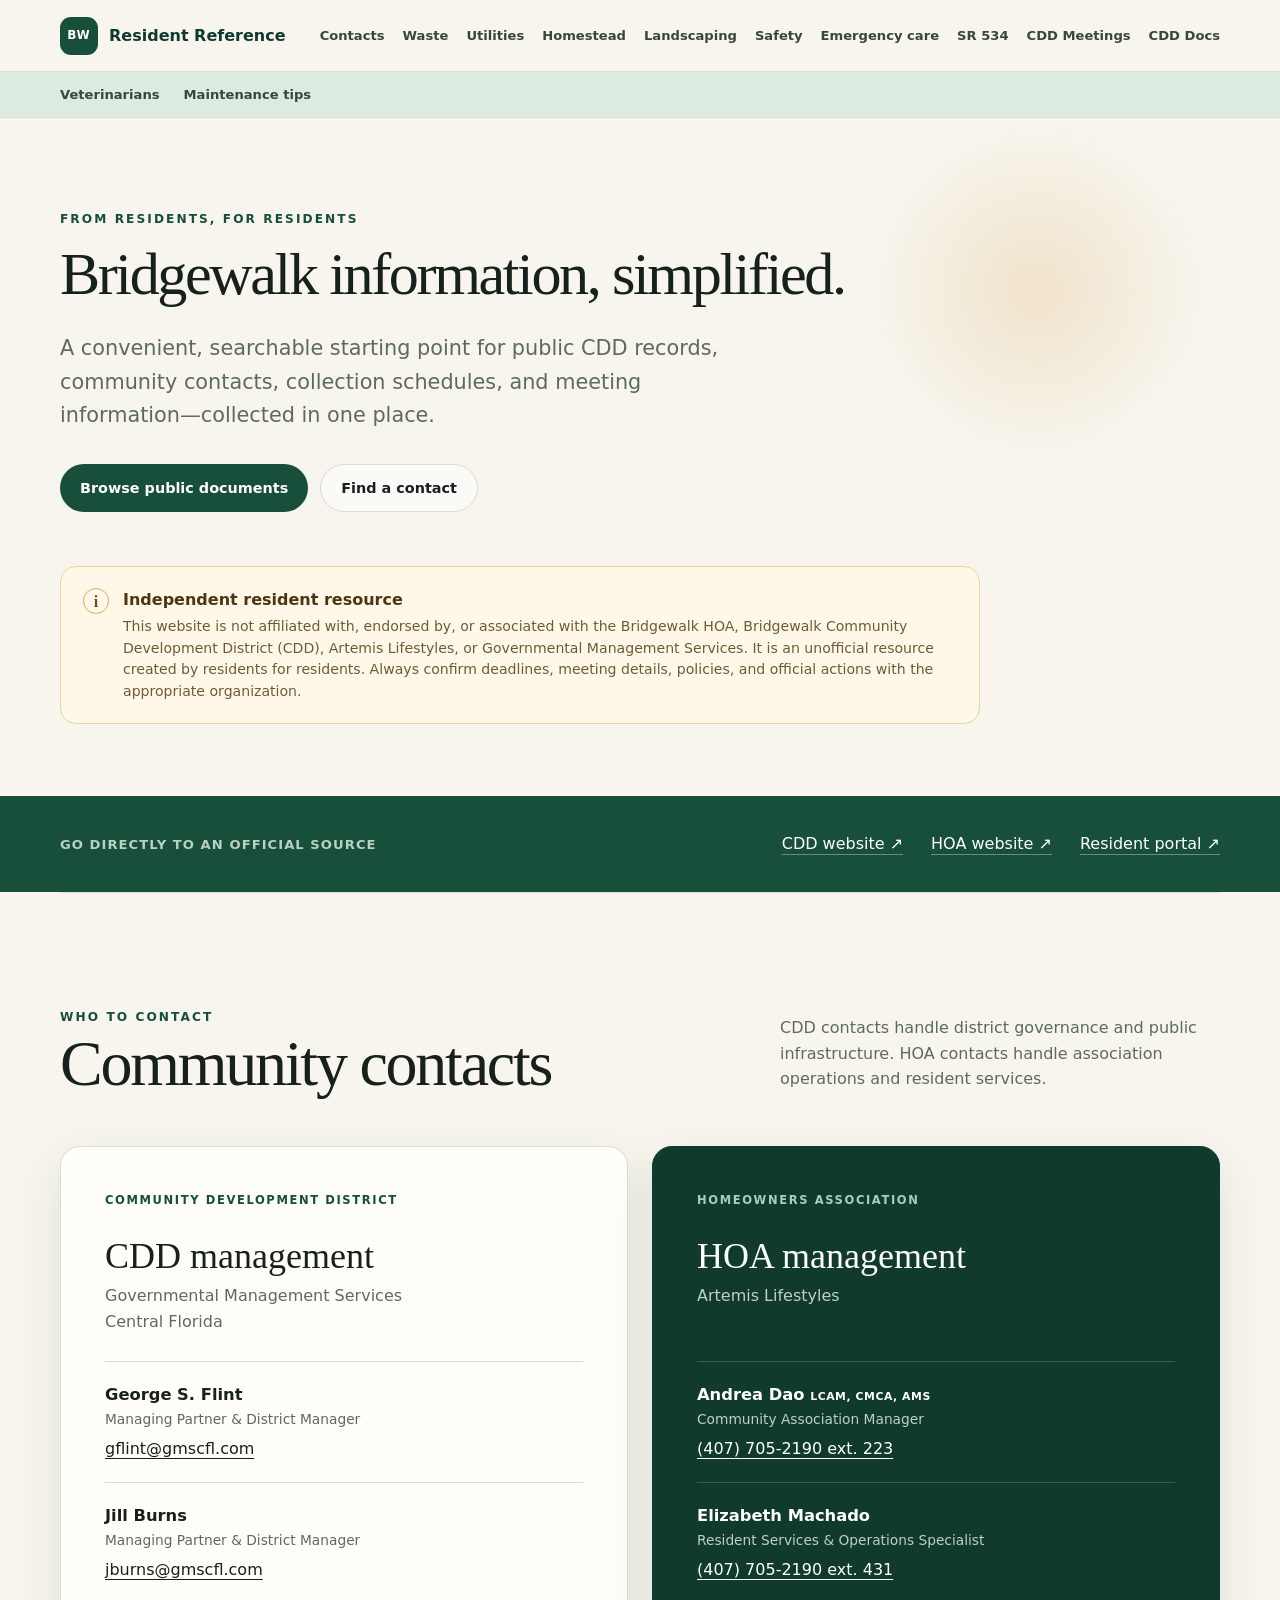
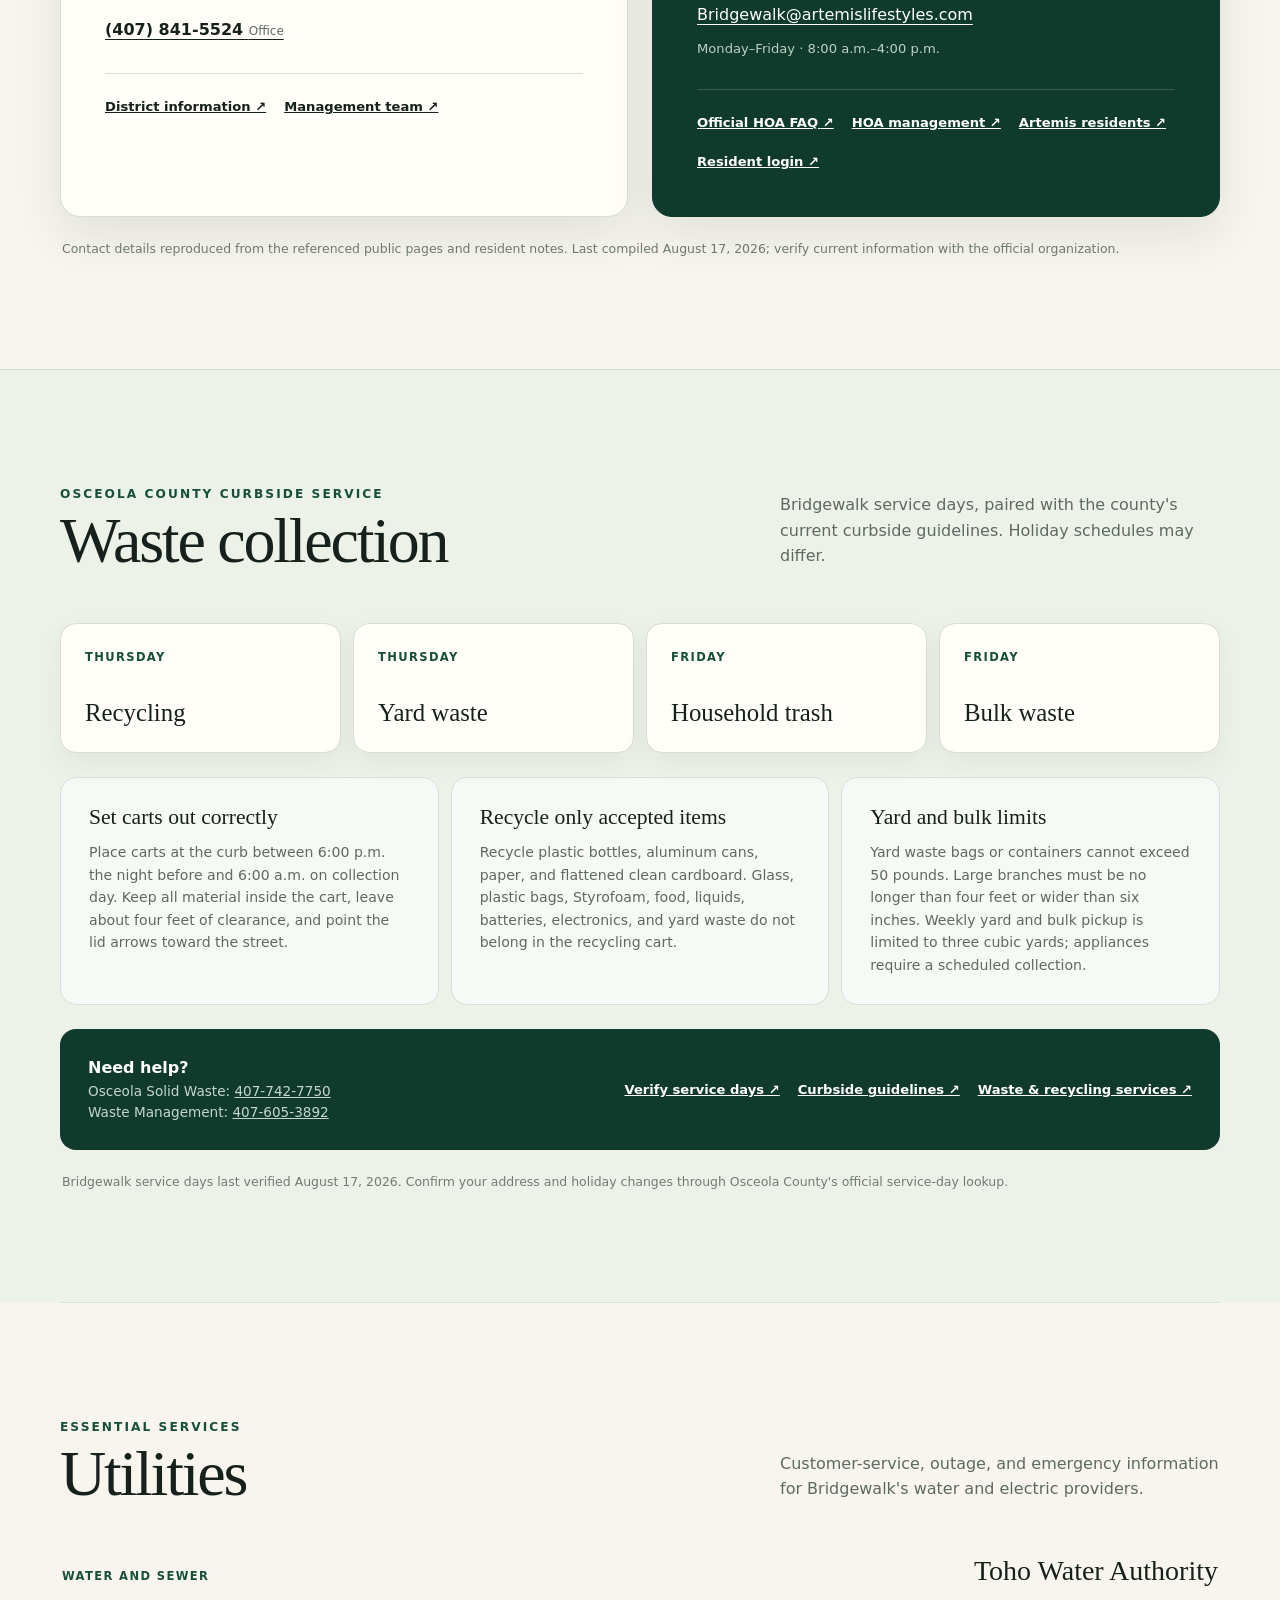
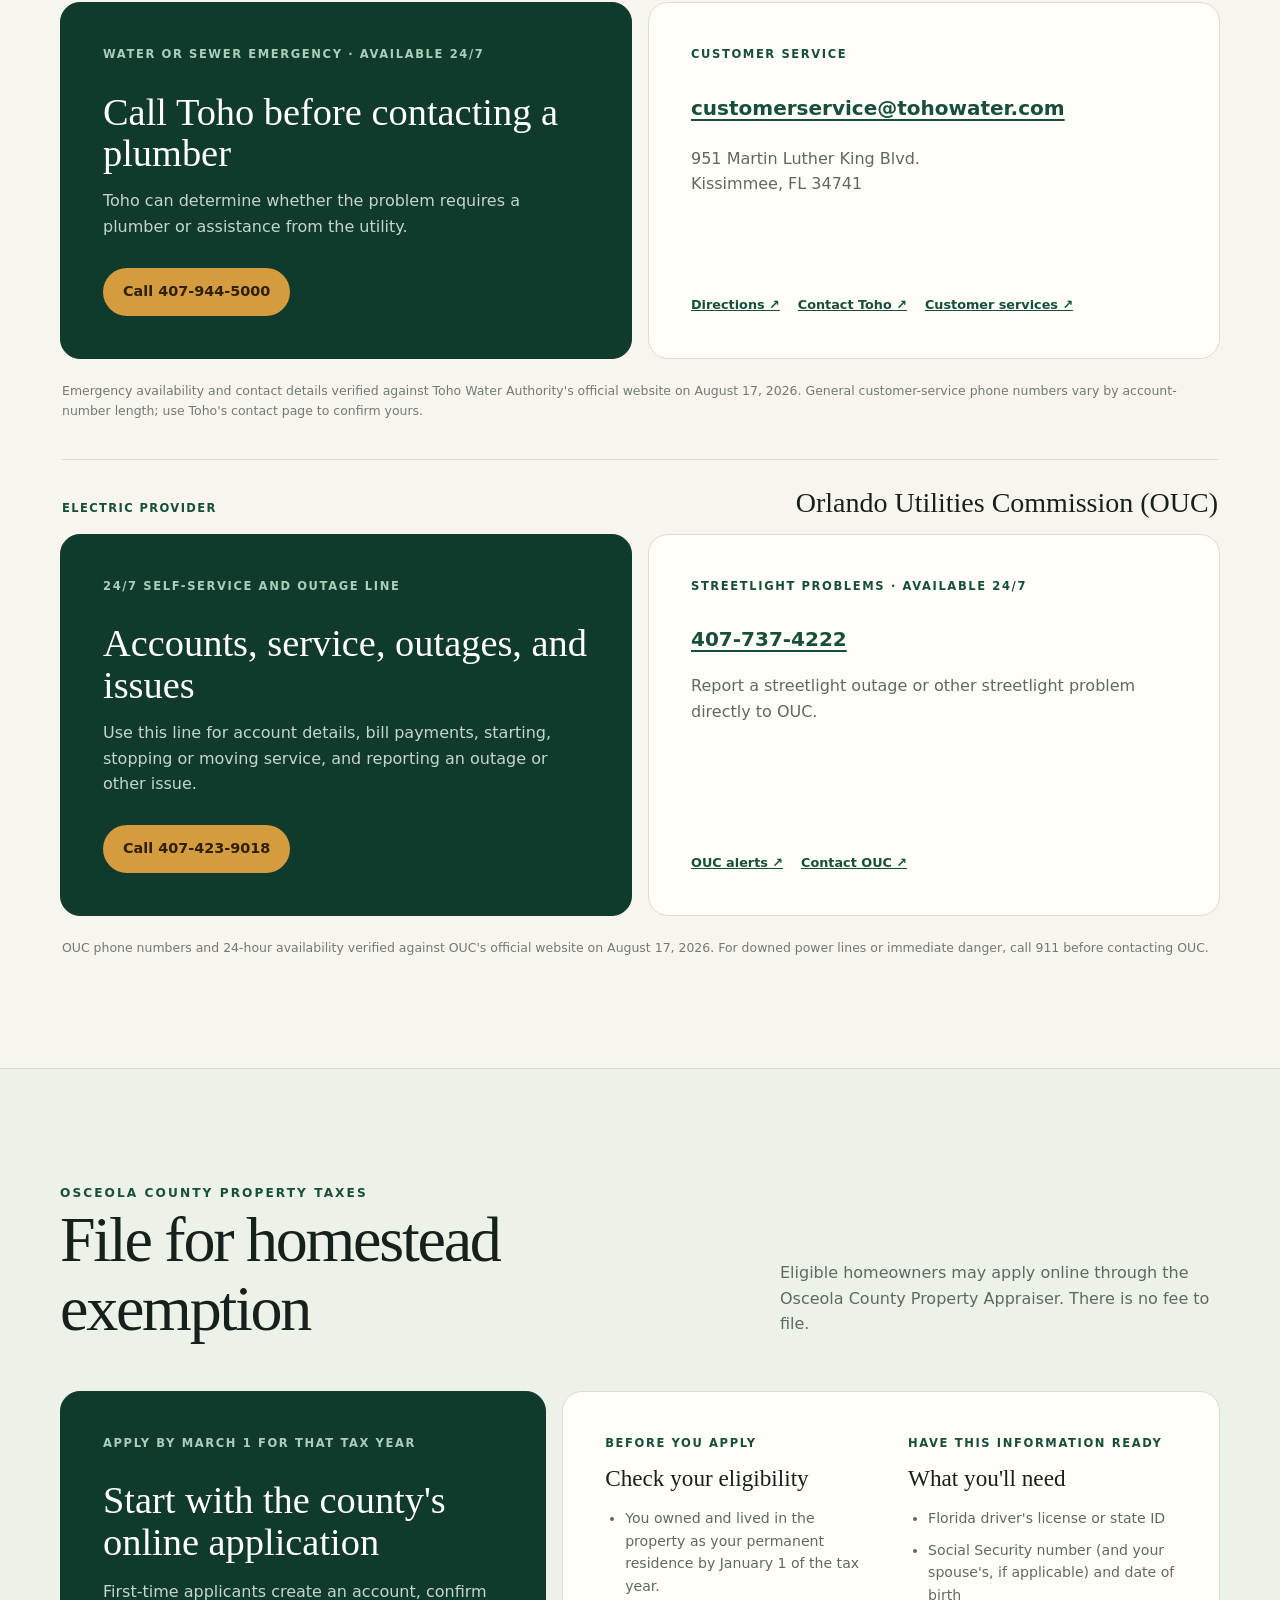
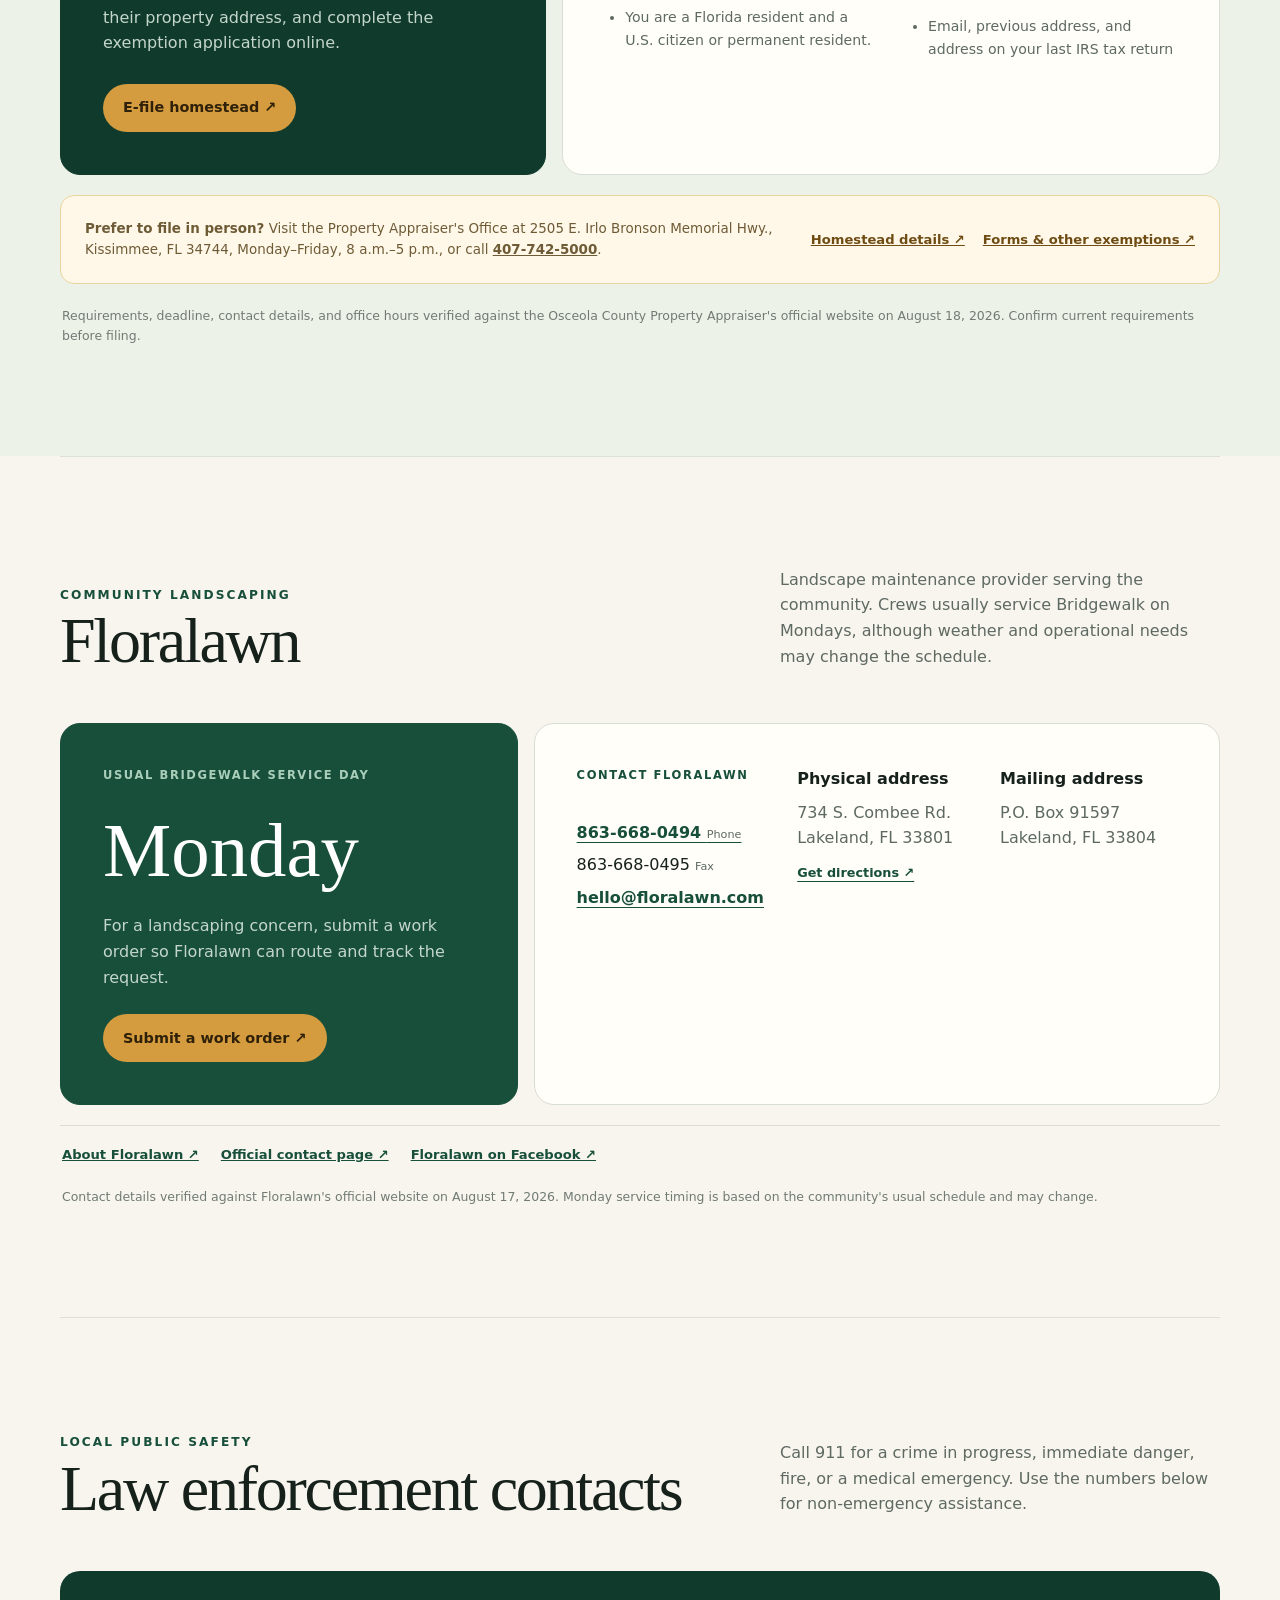
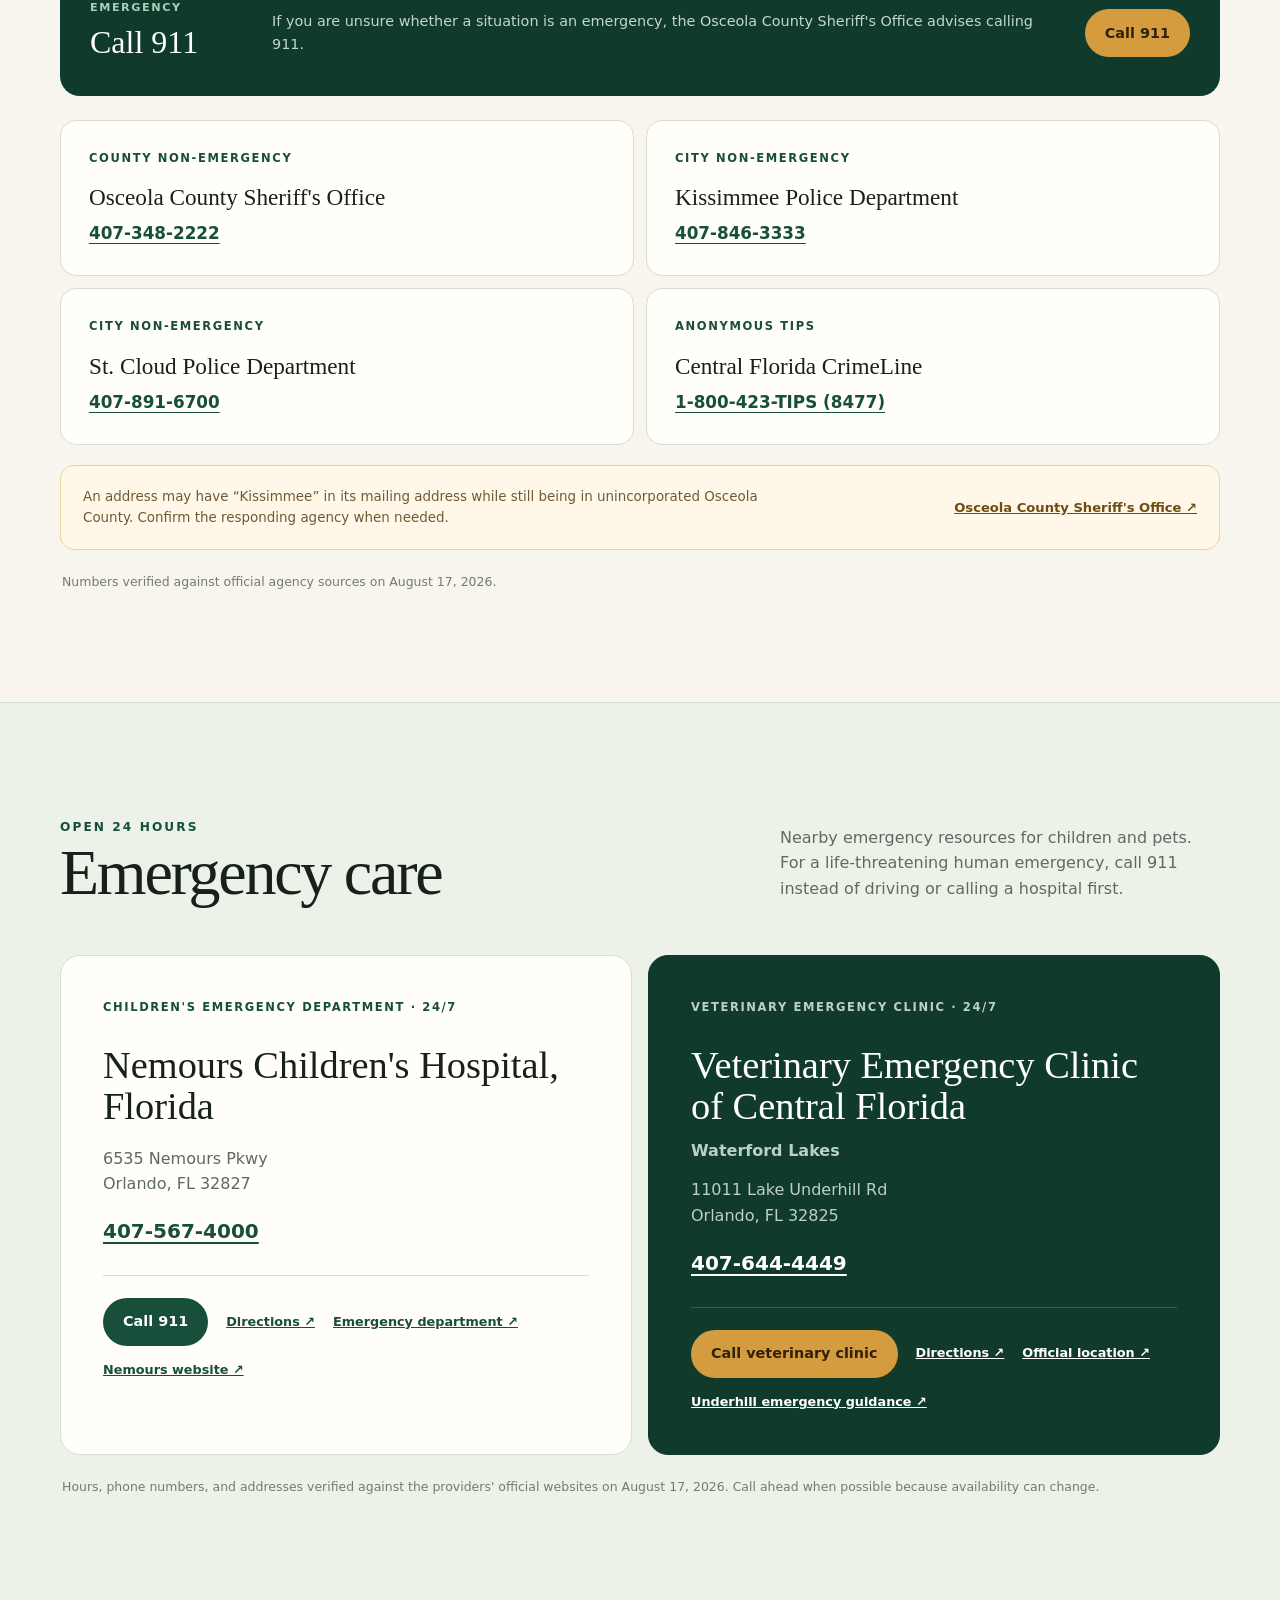
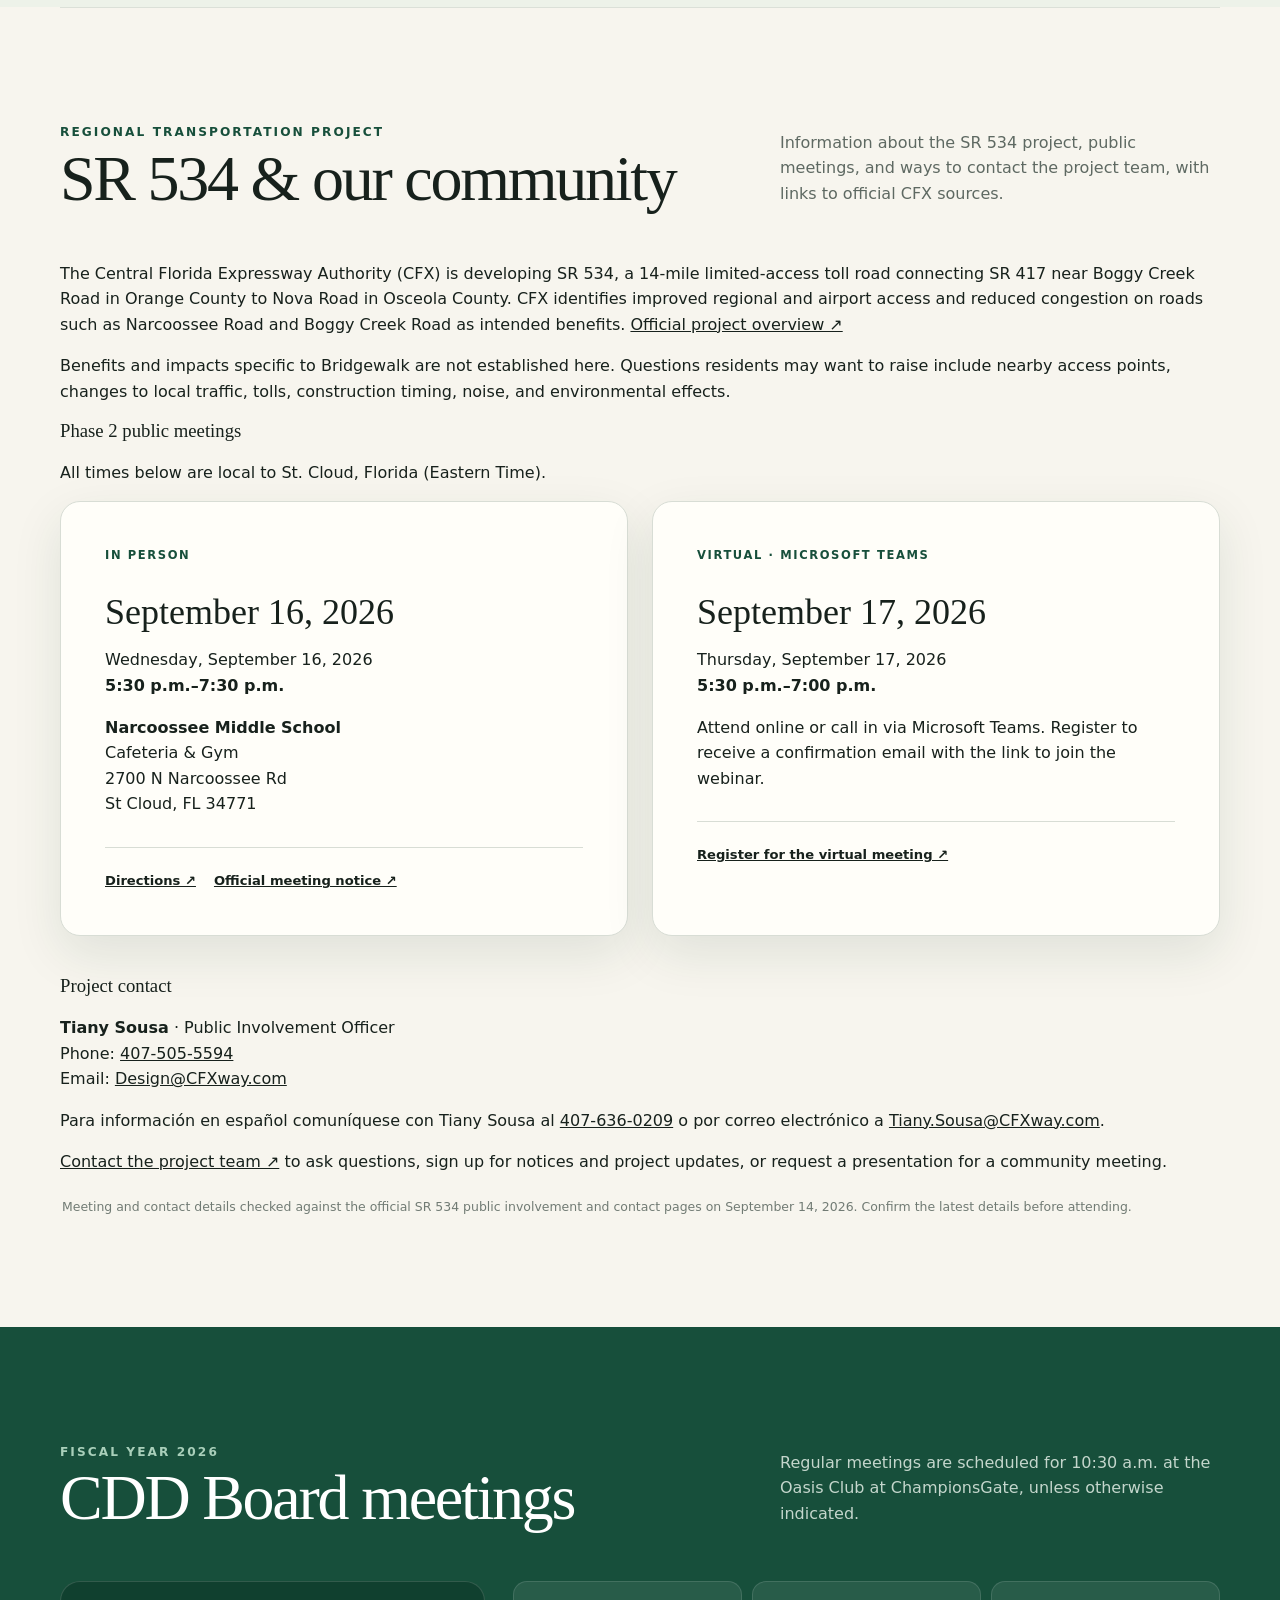
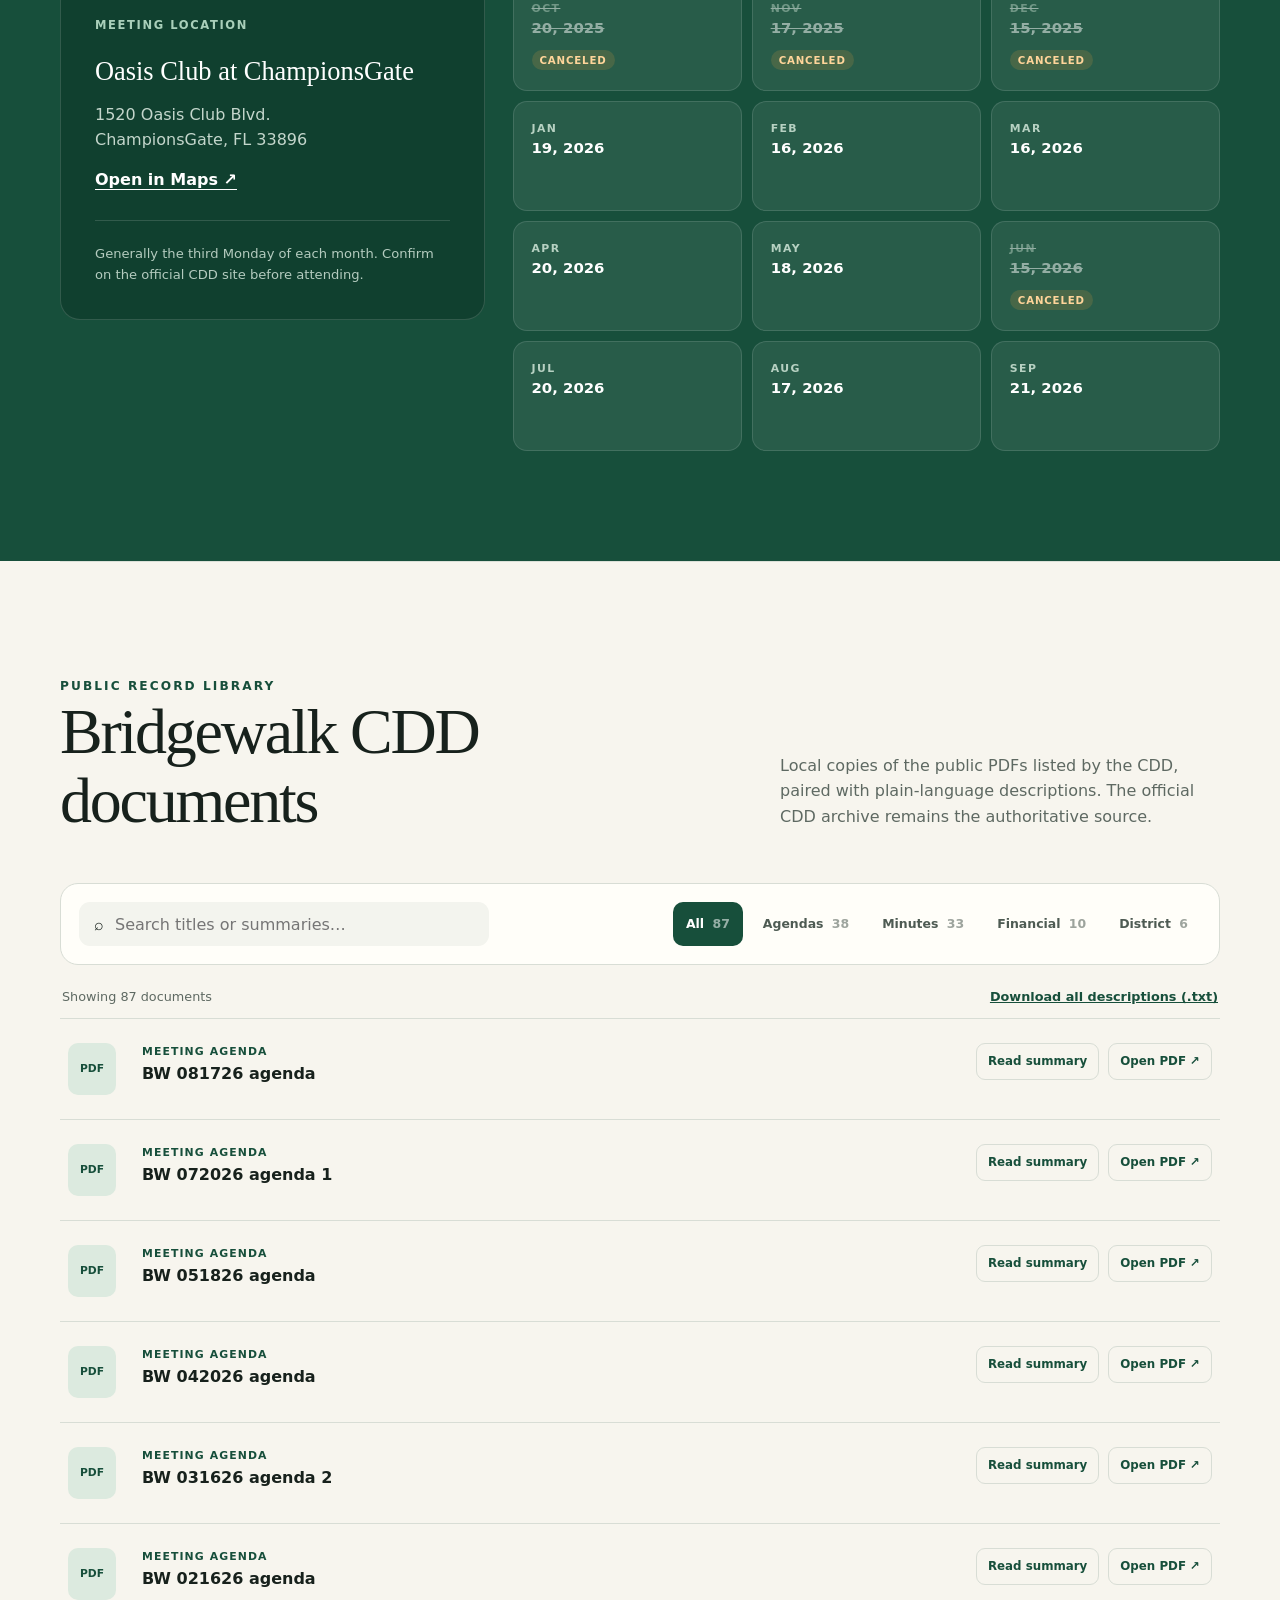
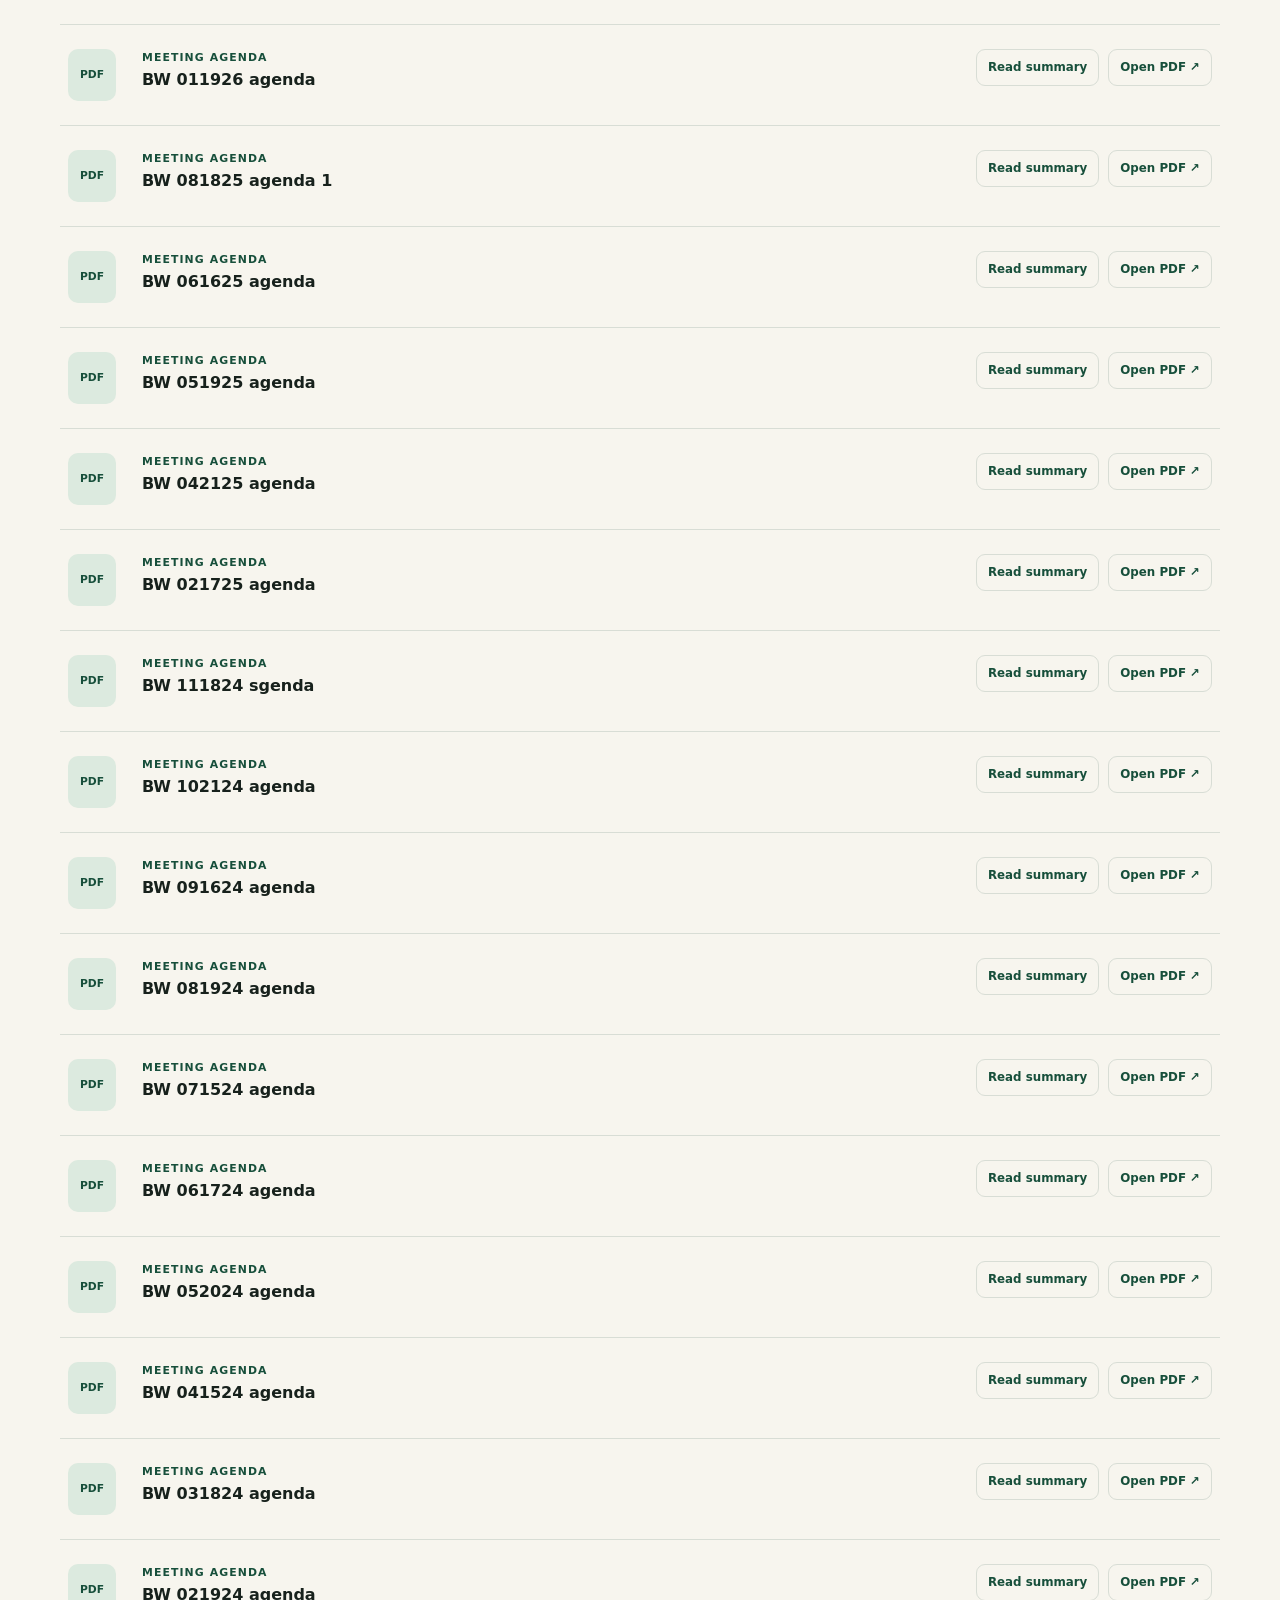
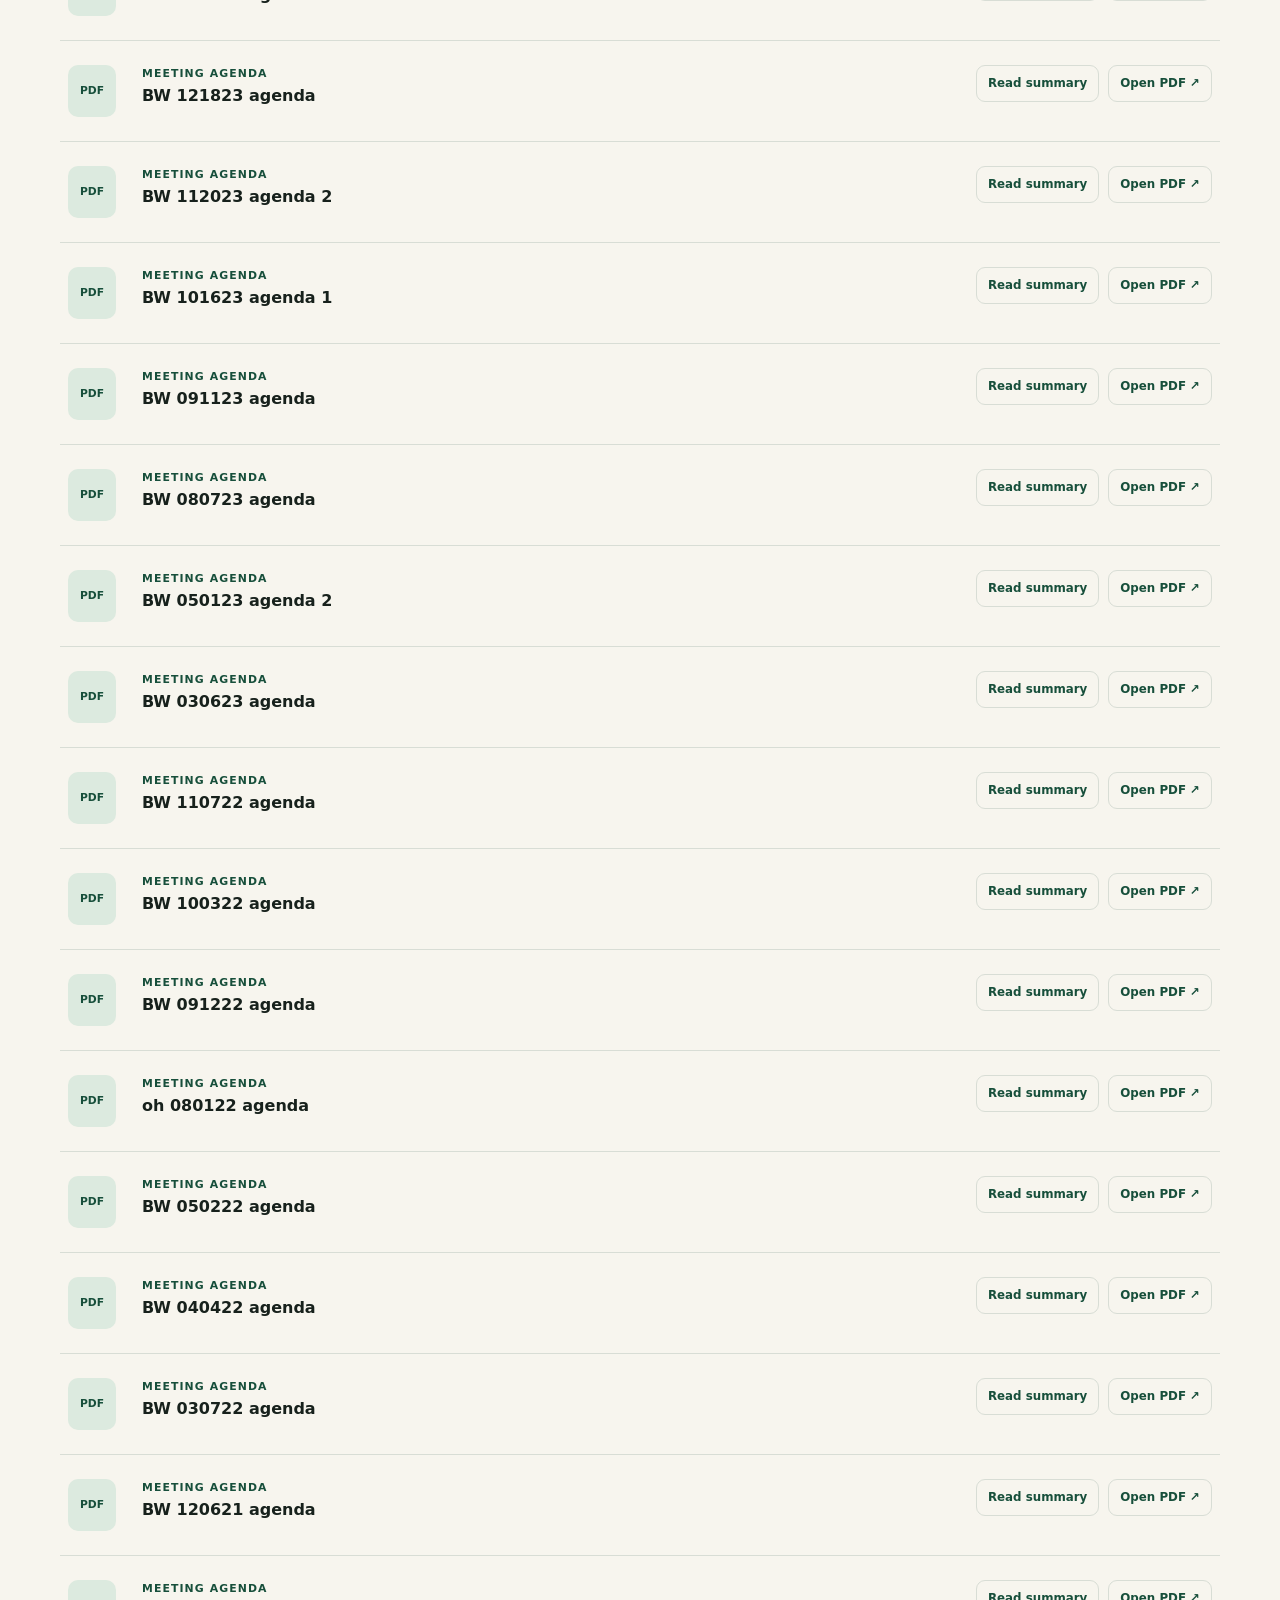
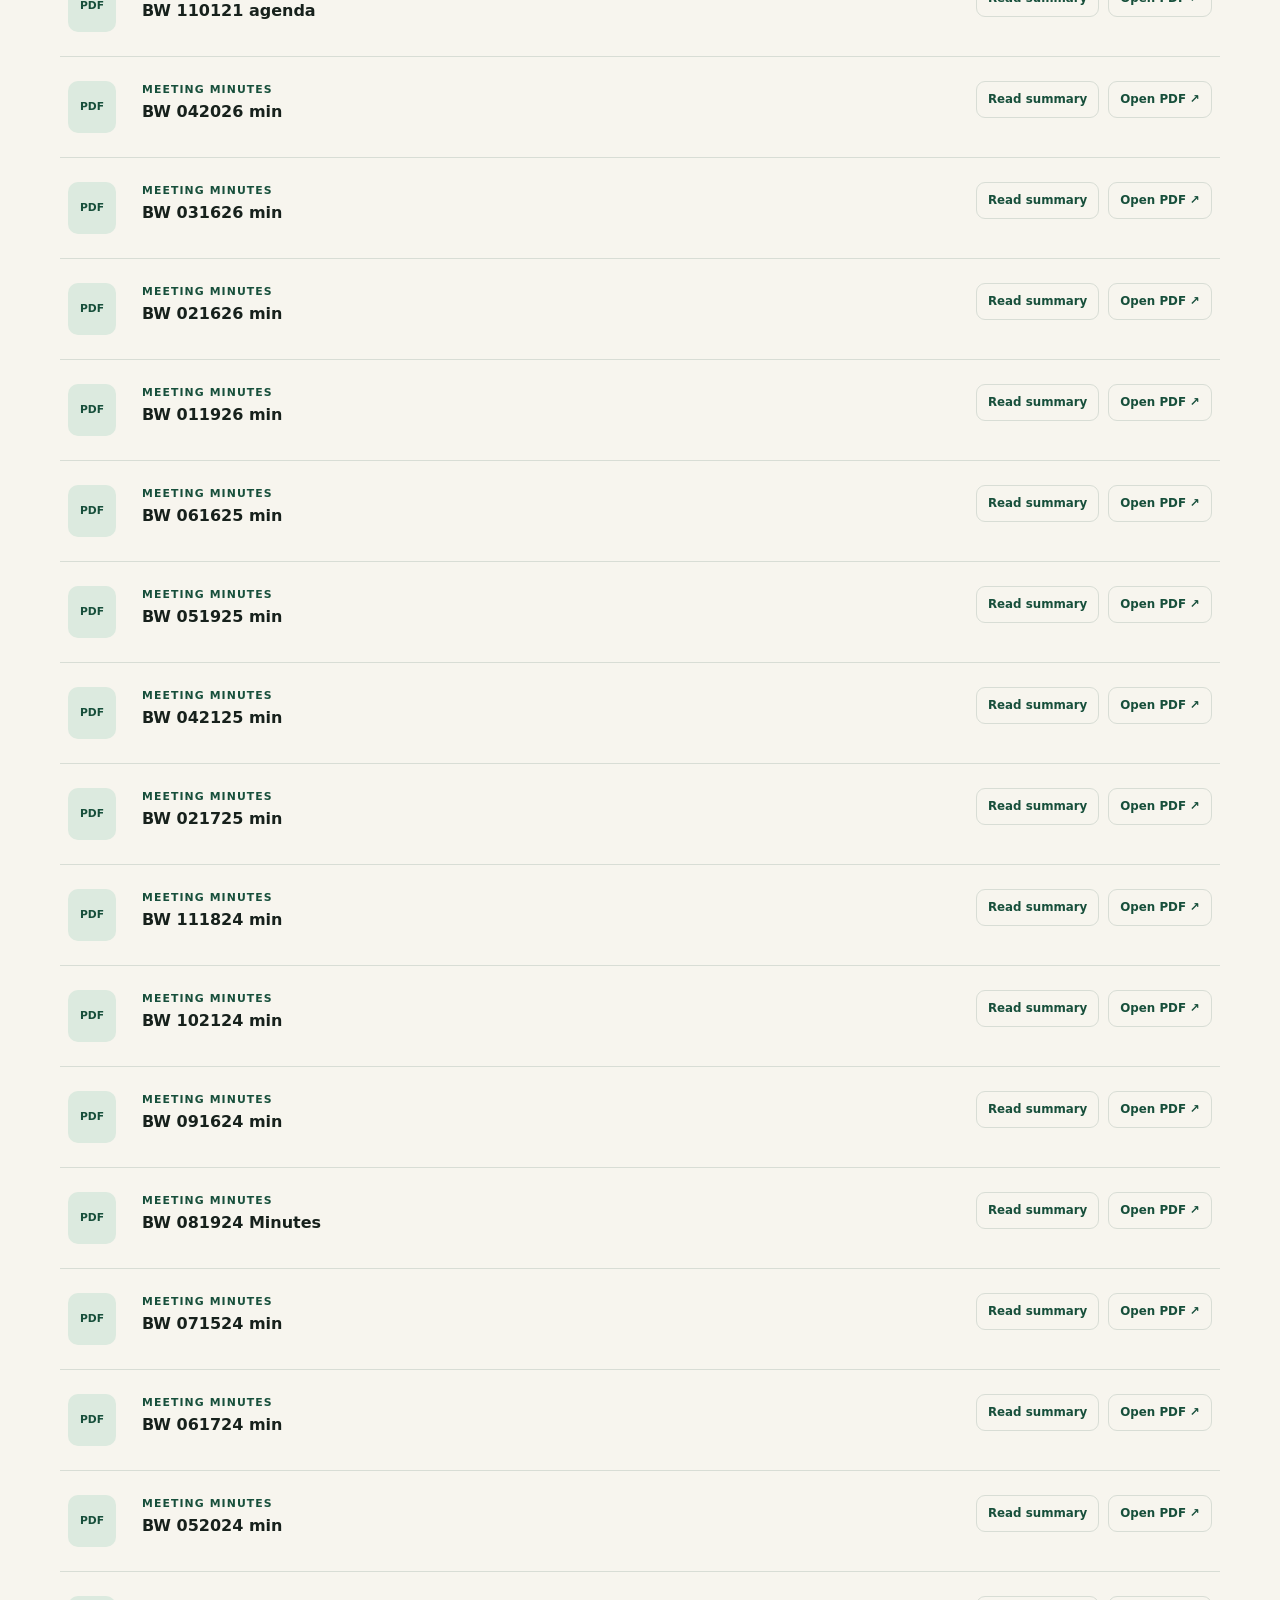
<file: index.html>
<!doctype html>
<html lang="en">
  <head>
    <meta charset="utf-8">
    <meta name="viewport" content="width=device-width, initial-scale=1">
    <meta name="description" content="An independent Bridgewalk resident reference for community contacts, waste collection, public safety, emergency care, meeting dates, and public CDD documents.">
    <meta name="theme-color" content="#174f3b">
    <meta property="og:title" content="Bridgewalk Resident Reference">
    <meta property="og:description" content="Community contacts, collection schedules, emergency resources, meeting information, and public CDD documents for Bridgewalk residents.">
    <meta property="og:type" content="website">
    <meta property="og:url" content="https://bridgewalkhomeownersgroup.github.io/">
    <title>Bridgewalk Resident Reference</title>
    <link rel="canonical" href="https://bridgewalkhomeownersgroup.github.io/">
    <link rel="icon" href="favicon.svg" type="image/svg+xml">
    <link rel="stylesheet" href="styles.css">
  </head>
  <body>
    <header class="site-header">
      <a class="brand" href="#top" aria-label="Bridgewalk Resident Reference home">
        <span class="brand-mark" aria-hidden="true">BW</span>
        <span>Resident Reference</span>
      </a>
      <nav aria-label="Primary navigation">
        <a href="#contacts">Contacts</a>
        <a href="#waste">Waste</a>
        <a href="#utilities">Utilities</a>
        <a href="#homestead">Homestead</a>
        <a href="#landscaping">Landscaping</a>
        <a href="#safety">Safety</a>
        <a href="#emergency-care">Emergency care</a>
        <a href="#sr534">SR 534</a>
        <a href="#meetings">CDD Meetings</a>
        <a href="#documents">CDD Docs</a>
      </nav>
    </header>

    <div class="page-menu">
      <nav class="section-shell" aria-label="Resident guides">
        <a href="veterinarians.html">Veterinarians</a>
        <a href="maintenance.html">Maintenance tips</a>
      </nav>
    </div>

    <main id="top">
      <section class="hero section-shell">
        <div class="eyebrow">From residents, for residents</div>
        <h1>Bridgewalk information, simplified.</h1>
        <p class="hero-copy">A convenient, searchable starting point for public CDD records, community contacts, collection schedules, and meeting information—collected in one place.</p>
        <div class="hero-actions">
          <a class="button button-primary" href="#documents">Browse public documents</a>
          <a class="button button-secondary" href="#contacts">Find a contact</a>
        </div>
        <aside class="disclaimer" aria-labelledby="disclaimer-title">
          <span class="disclaimer-icon" aria-hidden="true">i</span>
          <div>
            <strong id="disclaimer-title">Independent resident resource</strong>
            <p>This website is not affiliated with, endorsed by, or associated with the Bridgewalk HOA, Bridgewalk Community Development District (CDD), Artemis Lifestyles, or Governmental Management Services. It is an unofficial resource created by residents for residents. Always confirm deadlines, meeting details, policies, and official actions with the appropriate organization.</p>
          </div>
        </aside>
      </section>

      <section class="quick-links" aria-label="Official websites">
        <div class="section-shell quick-links-inner">
          <p>Go directly to an official source</p>
          <div class="link-row">
            <a href="https://bridgewalkcdd.com/" target="_blank" rel="noopener">CDD website <span aria-hidden="true">↗</span></a>
            <a href="https://bridgewalkhoa.org/" target="_blank" rel="noopener">HOA website <span aria-hidden="true">↗</span></a>
            <a href="https://app.frontsteps.com/login?company_uuid=e09cc6e4-6728-43fb-8c6a-1d8c9c55b2ba" target="_blank" rel="noopener">Resident portal <span aria-hidden="true">↗</span></a>
          </div>
        </div>
      </section>

      <section id="contacts" class="section-shell content-section">
        <div class="section-heading">
          <div>
            <span class="eyebrow">Who to contact</span>
            <h2>Community contacts</h2>
          </div>
          <p>CDD contacts handle district governance and public infrastructure. HOA contacts handle association operations and resident services.</p>
        </div>

        <div class="contact-grid">
          <article class="contact-card cdd-card">
            <div class="card-label">Community Development District</div>
            <h3>CDD management</h3>
            <p class="organization">Governmental Management Services<br>Central Florida</p>
            <div class="person">
              <strong>George S. Flint</strong>
              <span>Managing Partner &amp; District Manager</span>
              <a href="mailto:gflint@gmscfl.com">gflint@gmscfl.com</a>
            </div>
            <div class="person">
              <strong>Jill Burns</strong>
              <span>Managing Partner &amp; District Manager</span>
              <a href="mailto:jburns@gmscfl.com">jburns@gmscfl.com</a>
            </div>
            <a class="phone-link" href="tel:+14078415524">(407) 841-5524 <span>Office</span></a>
            <div class="card-links">
              <a href="https://bridgewalkcdd.com/information/" target="_blank" rel="noopener">District information ↗</a>
              <a href="https://www.govmgtsvc.com/about/#tab_central-florida" target="_blank" rel="noopener">Management team ↗</a>
            </div>
          </article>

          <article class="contact-card hoa-card">
            <div class="card-label">Homeowners Association</div>
            <h3>HOA management</h3>
            <p class="organization">Artemis Lifestyles</p>
            <div class="person">
              <strong>Andrea Dao <small>LCAM, CMCA, AMS</small></strong>
              <span>Community Association Manager</span>
              <a href="tel:+14077052190">(407) 705-2190 ext. 223</a>
            </div>
            <div class="person">
              <strong>Elizabeth Machado</strong>
              <span>Resident Services &amp; Operations Specialist</span>
              <a href="tel:+14077052190">(407) 705-2190 ext. 431</a>
            </div>
            <a class="email-link" href="mailto:Bridgewalk@artemislifestyles.com">Bridgewalk@artemislifestyles.com</a>
            <p class="hours">Monday–Friday · 8:00 a.m.–4:00 p.m.</p>
            <div class="card-links">
              <a href="https://bridgewalkhoa.org/faqs/" target="_blank" rel="noopener">Official HOA FAQ ↗</a>
              <a href="https://bridgewalkhoa.org/management/" target="_blank" rel="noopener">HOA management ↗</a>
              <a href="https://artemislifestyles.com/residents/" target="_blank" rel="noopener">Artemis residents ↗</a>
              <a href="https://app.frontsteps.com/login?company_uuid=e09cc6e4-6728-43fb-8c6a-1d8c9c55b2ba" target="_blank" rel="noopener">Resident login ↗</a>
            </div>
          </article>
        </div>
        <p class="freshness-note">Contact details reproduced from the referenced public pages and resident notes. Last compiled August 17, 2026; verify current information with the official organization.</p>
      </section>

      <section id="waste" class="content-section waste-section">
        <div class="section-shell">
          <div class="section-heading">
            <div>
              <span class="eyebrow">Osceola County curbside service</span>
              <h2>Waste collection</h2>
            </div>
            <p>Bridgewalk service days, paired with the county's current curbside guidelines. Holiday schedules may differ.</p>
          </div>

          <ol class="collection-schedule" aria-label="Bridgewalk weekly waste collection schedule">
            <li><span>Thursday</span><strong>Recycling</strong></li>
            <li><span>Thursday</span><strong>Yard waste</strong></li>
            <li><span>Friday</span><strong>Household trash</strong></li>
            <li><span>Friday</span><strong>Bulk waste</strong></li>
          </ol>

          <div class="waste-guidance">
            <article>
              <h3>Set carts out correctly</h3>
              <p>Place carts at the curb between 6:00 p.m. the night before and 6:00 a.m. on collection day. Keep all material inside the cart, leave about four feet of clearance, and point the lid arrows toward the street.</p>
            </article>
            <article>
              <h3>Recycle only accepted items</h3>
              <p>Recycle plastic bottles, aluminum cans, paper, and flattened clean cardboard. Glass, plastic bags, Styrofoam, food, liquids, batteries, electronics, and yard waste do not belong in the recycling cart.</p>
            </article>
            <article>
              <h3>Yard and bulk limits</h3>
              <p>Yard waste bags or containers cannot exceed 50 pounds. Large branches must be no longer than four feet or wider than six inches. Weekly yard and bulk pickup is limited to three cubic yards; appliances require a scheduled collection.</p>
            </article>
          </div>

          <div class="waste-actions">
            <div>
              <strong>Need help?</strong>
              <span>Osceola Solid Waste: <a href="tel:+14077427750">407-742-7750</a></span>
              <span>Waste Management: <a href="tel:+14076053892">407-605-3892</a></span>
            </div>
            <div class="waste-links">
              <a href="https://adwhc.service-now.com/csp?id=csp_route_lookup" target="_blank" rel="noopener">Verify service days ↗</a>
              <a href="https://www.osceola.org/My-Property/Waste-and-Recycling/Curbside-Collection-Services" target="_blank" rel="noopener">Curbside guidelines ↗</a>
              <a href="https://www.osceola.org/My-Property/Waste-and-Recycling" target="_blank" rel="noopener">Waste &amp; recycling services ↗</a>
            </div>
          </div>
          <p class="freshness-note">Bridgewalk service days last verified August 17, 2026. Confirm your address and holiday changes through Osceola County's official service-day lookup.</p>
        </div>
      </section>

      <section id="utilities" class="section-shell content-section utilities-section">
        <div class="section-heading">
          <div>
            <span class="eyebrow">Essential services</span>
            <h2>Utilities</h2>
          </div>
          <p>Customer-service, outage, and emergency information for Bridgewalk's water and electric providers.</p>
        </div>

        <div class="utility-provider-heading">
          <span>Water and sewer</span>
          <h3>Toho Water Authority</h3>
        </div>
        <div class="utility-layout">
          <article class="utility-emergency">
            <span class="card-label">Water or sewer emergency · Available 24/7</span>
            <h3>Call Toho before contacting a plumber</h3>
            <p>Toho can determine whether the problem requires a plumber or assistance from the utility.</p>
            <a class="button button-primary" href="tel:+14079445000">Call 407-944-5000</a>
          </article>

          <article class="utility-contact">
            <span class="card-label">Customer service</span>
            <a class="utility-email" href="mailto:customerservice@tohowater.com">customerservice@tohowater.com</a>
            <address>
              951 Martin Luther King Blvd.<br>
              Kissimmee, FL 34741
            </address>
            <div class="utility-links">
              <a href="https://www.google.com/maps/search/?api=1&amp;query=951+Martin+Luther+King+Blvd+Kissimmee+FL+34741" target="_blank" rel="noopener">Directions ↗</a>
              <a href="https://www.tohowater.com/customer-service/contact-us" target="_blank" rel="noopener">Contact Toho ↗</a>
              <a href="https://www.tohowater.com/customer-service" target="_blank" rel="noopener">Customer services ↗</a>
            </div>
          </article>
        </div>
        <p class="freshness-note">Emergency availability and contact details verified against Toho Water Authority's official website on August 17, 2026. General customer-service phone numbers vary by account-number length; use Toho's contact page to confirm yours.</p>

        <div class="utility-provider-heading">
          <span>Electric provider</span>
          <h3>Orlando Utilities Commission (OUC)</h3>
        </div>
        <div class="utility-layout">
          <article class="utility-emergency">
            <span class="card-label">24/7 self-service and outage line</span>
            <h3>Accounts, service, outages, and issues</h3>
            <p>Use this line for account details, bill payments, starting, stopping or moving service, and reporting an outage or other issue.</p>
            <a class="button button-primary" href="tel:+14074239018">Call 407-423-9018</a>
          </article>

          <article class="utility-contact">
            <span class="card-label">Streetlight problems · Available 24/7</span>
            <a class="utility-phone" href="tel:+14077374222">407-737-4222</a>
            <p>Report a streetlight outage or other streetlight problem directly to OUC.</p>
            <div class="utility-links">
              <a href="https://www.ouc.com/account/alerts/" target="_blank" rel="noopener">OUC alerts ↗</a>
              <a href="https://www.ouc.com/contact/" target="_blank" rel="noopener">Contact OUC ↗</a>
            </div>
          </article>
        </div>
        <p class="freshness-note">OUC phone numbers and 24-hour availability verified against OUC's official website on August 17, 2026. For downed power lines or immediate danger, call 911 before contacting OUC.</p>
      </section>

      <section id="homestead" class="content-section homestead-section">
        <div class="section-shell">
          <div class="section-heading">
            <div>
              <span class="eyebrow">Osceola County property taxes</span>
              <h2>File for homestead exemption</h2>
            </div>
            <p>Eligible homeowners may apply online through the Osceola County Property Appraiser. There is no fee to file.</p>
          </div>

          <div class="homestead-layout">
            <article class="homestead-action utility-emergency">
              <span class="card-label">Apply by March 1 for that tax year</span>
              <h3>Start with the county's online application</h3>
              <p>First-time applicants create an account, confirm their property address, and complete the exemption application online.</p>
              <a class="button button-primary" href="https://efile.property-appraiser.org/" target="_blank" rel="noopener">E-file homestead ↗</a>
            </article>

            <article class="homestead-checklist">
              <div>
                <span class="card-label">Before you apply</span>
                <h3>Check your eligibility</h3>
                <ul>
                  <li>You owned and lived in the property as your permanent residence by January 1 of the tax year.</li>
                  <li>You are a Florida resident and a U.S. citizen or permanent resident.</li>
                </ul>
              </div>
              <div>
                <span class="card-label">Have this information ready</span>
                <h3>What you'll need</h3>
                <ul>
                  <li>Florida driver's license or state ID</li>
                  <li>Social Security number (and your spouse's, if applicable) and date of birth</li>
                  <li>Email, previous address, and address on your last IRS tax return</li>
                </ul>
              </div>
            </article>
          </div>

          <div class="homestead-support">
            <p><strong>Prefer to file in person?</strong> Visit the Property Appraiser's Office at 2505 E. Irlo Bronson Memorial Hwy., Kissimmee, FL 34744, Monday–Friday, 8 a.m.–5 p.m., or call <a href="tel:+14077425000">407-742-5000</a>.</p>
            <div>
              <a href="https://www.property-appraiser.org/all-exemptions/exemptions-homestead-exemption/" target="_blank" rel="noopener">Homestead details ↗</a>
              <a href="https://www.property-appraiser.org/forms/" target="_blank" rel="noopener">Forms &amp; other exemptions ↗</a>
            </div>
          </div>
          <p class="freshness-note">Requirements, deadline, contact details, and office hours verified against the Osceola County Property Appraiser's official website on August 18, 2026. Confirm current requirements before filing.</p>
        </div>
      </section>

      <section id="landscaping" class="section-shell content-section landscaping-section">
        <div class="section-heading">
          <div>
            <span class="eyebrow">Community landscaping</span>
            <h2>Floralawn</h2>
          </div>
          <p>Landscape maintenance provider serving the community. Crews usually service Bridgewalk on Mondays, although weather and operational needs may change the schedule.</p>
        </div>

        <div class="landscaping-layout">
          <article class="service-day-card">
            <span class="card-label">Usual Bridgewalk service day</span>
            <strong>Monday</strong>
            <p>For a landscaping concern, submit a work order so Floralawn can route and track the request.</p>
            <a class="button button-primary" href="https://floralawn.com/portal/?redirect=/work-orders/" target="_blank" rel="noopener">Submit a work order ↗</a>
          </article>

          <article class="landscaping-contact">
            <div>
              <span class="card-label">Contact Floralawn</span>
              <a href="tel:+18636680494">863-668-0494 <small>Phone</small></a>
              <span>863-668-0495 <small>Fax</small></span>
              <a href="mailto:hello@floralawn.com">hello@floralawn.com</a>
            </div>
            <address>
              <strong>Physical address</strong>
              734 S. Combee Rd.<br>
              Lakeland, FL 33801
              <a href="https://www.google.com/maps/search/?api=1&amp;query=734+S+Combee+Rd+Lakeland+FL+33801" target="_blank" rel="noopener">Get directions ↗</a>
            </address>
            <address>
              <strong>Mailing address</strong>
              P.O. Box 91597<br>
              Lakeland, FL 33804
            </address>
          </article>
        </div>

        <div class="landscaping-links">
          <a href="https://floralawn.com/about-us/" target="_blank" rel="noopener">About Floralawn ↗</a>
          <a href="https://floralawn.com/contact/" target="_blank" rel="noopener">Official contact page ↗</a>
          <a href="https://www.facebook.com/floralawnflorida/" target="_blank" rel="noopener">Floralawn on Facebook ↗</a>
        </div>
        <p class="freshness-note">Contact details verified against Floralawn's official website on August 17, 2026. Monday service timing is based on the community's usual schedule and may change.</p>
      </section>

      <section id="safety" class="section-shell content-section safety-section">
        <div class="section-heading">
          <div>
            <span class="eyebrow">Local public safety</span>
            <h2>Law enforcement contacts</h2>
          </div>
          <p>Call 911 for a crime in progress, immediate danger, fire, or a medical emergency. Use the numbers below for non-emergency assistance.</p>
        </div>

        <div class="emergency-callout">
          <div>
            <span>Emergency</span>
            <strong>Call 911</strong>
          </div>
          <p>If you are unsure whether a situation is an emergency, the Osceola County Sheriff's Office advises calling 911.</p>
          <a class="button button-primary" href="tel:911">Call 911</a>
        </div>

        <div class="safety-grid">
          <article>
            <span class="card-label">County non-emergency</span>
            <h3>Osceola County Sheriff's Office</h3>
            <a href="tel:+14073482222">407-348-2222</a>
          </article>
          <article>
            <span class="card-label">City non-emergency</span>
            <h3>Kissimmee Police Department</h3>
            <a href="tel:+14078463333">407-846-3333</a>
          </article>
          <article>
            <span class="card-label">City non-emergency</span>
            <h3>St. Cloud Police Department</h3>
            <a href="tel:+14078916700">407-891-6700</a>
          </article>
          <article>
            <span class="card-label">Anonymous tips</span>
            <h3>Central Florida CrimeLine</h3>
            <a href="tel:+18004238477">1-800-423-TIPS (8477)</a>
          </article>
        </div>

        <div class="safety-note">
          <p>An address may have “Kissimmee” in its mailing address while still being in unincorporated Osceola County. Confirm the responding agency when needed.</p>
          <a href="https://www.osceola.org/Government/Agencies-and-Departments-Directory/Sheriff-Office" target="_blank" rel="noopener">Osceola County Sheriff's Office ↗</a>
        </div>
        <p class="freshness-note">Numbers verified against official agency sources on August 17, 2026.</p>
      </section>

      <section id="emergency-care" class="content-section emergency-care-section">
        <div class="section-shell">
          <div class="section-heading">
            <div>
              <span class="eyebrow">Open 24 hours</span>
              <h2>Emergency care</h2>
            </div>
            <p>Nearby emergency resources for children and pets. For a life-threatening human emergency, call 911 instead of driving or calling a hospital first.</p>
          </div>

          <div class="care-grid">
            <article class="care-card">
              <span class="card-label">Children's emergency department · 24/7</span>
              <h3>Nemours Children's Hospital, Florida</h3>
              <address>6535 Nemours Pkwy<br>Orlando, FL 32827</address>
              <a class="care-phone" href="tel:+14075674000">407-567-4000</a>
              <div class="care-actions">
                <a class="button button-primary" href="tel:911">Call 911</a>
                <a href="https://www.google.com/maps/search/?api=1&amp;query=6535+Nemours+Pkwy+Orlando+FL+32827" target="_blank" rel="noopener">Directions ↗</a>
                <a href="https://www.nemours.org/locations/orlando-nemours-childrens-hospital/pediatric-emergency-care.html" target="_blank" rel="noopener">Emergency department ↗</a>
                <a href="https://www.nemours.org/" target="_blank" rel="noopener">Nemours website ↗</a>
              </div>
            </article>

            <article class="care-card veterinary-care">
              <span class="card-label">Veterinary emergency clinic · 24/7</span>
              <h3>Veterinary Emergency Clinic of Central Florida</h3>
              <p class="care-location">Waterford Lakes</p>
              <address>11011 Lake Underhill Rd<br>Orlando, FL 32825</address>
              <a class="care-phone" href="tel:+14076444449">407-644-4449</a>
              <div class="care-actions">
                <a class="button button-primary" href="tel:+14076444449">Call veterinary clinic</a>
                <a href="https://www.google.com/maps/search/?api=1&amp;query=11011+Lake+Underhill+Rd+Orlando+FL+32825" target="_blank" rel="noopener">Directions ↗</a>
                <a href="https://veconline.com/locations/waterford-lakes/" target="_blank" rel="noopener">Official location ↗</a>
                <a href="https://underhillanimalhospital.com/emergency-vet-orlando-fl/" target="_blank" rel="noopener">Underhill emergency guidance ↗</a>
              </div>
            </article>
          </div>
          <p class="freshness-note">Hours, phone numbers, and addresses verified against the providers' official websites on August 17, 2026. Call ahead when possible because availability can change.</p>
        </div>
      </section>

      <section id="sr534" class="section-shell content-section">
        <div class="section-heading">
          <div>
            <span class="eyebrow">Regional transportation project</span>
            <h2>SR 534 &amp; our community</h2>
          </div>
          <p>Information about the SR 534 project, public meetings, and ways to contact the project team, with links to official CFX sources.</p>
        </div>
        <p>The Central Florida Expressway Authority (CFX) is developing SR 534, a 14-mile limited-access toll road connecting SR 417 near Boggy Creek Road in Orange County to Nova Road in Osceola County. CFX identifies improved regional and airport access and reduced congestion on roads such as Narcoossee Road and Boggy Creek Road as intended benefits. <a href="https://sr534.com/" target="_blank" rel="noopener">Official project overview ↗</a></p>
        <p>Benefits and impacts specific to Bridgewalk are not established here. Questions residents may want to raise include nearby access points, changes to local traffic, tolls, construction timing, noise, and environmental effects.</p>
        <h3>Phase 2 public meetings</h3>
        <p>All times below are local to St. Cloud, Florida (Eastern Time).</p>
        <div class="contact-grid">
          <article class="contact-card cdd-card">
            <div class="card-label">In person</div>
            <h3>September 16, 2026</h3>
            <p><time datetime="2026-09-16">Wednesday, September 16, 2026</time><br><strong>5:30 p.m.–7:30 p.m.</strong></p>
            <p><strong>Narcoossee Middle School</strong><br>Cafeteria &amp; Gym<br>2700 N Narcoossee Rd<br>St Cloud, FL 34771</p>
            <div class="card-links">
              <a href="https://www.google.com/maps/search/?api=1&amp;query=2700+N+Narcoossee+Rd+St+Cloud+FL+34771" target="_blank" rel="noopener">Directions ↗</a>
              <a href="https://sr534.com/public-involvement/#publicmeetings" target="_blank" rel="noopener">Official meeting notice ↗</a>
            </div>
          </article>
          <article class="contact-card cdd-card">
            <div class="card-label">Virtual · Microsoft Teams</div>
            <h3>September 17, 2026</h3>
            <p><time datetime="2026-09-17">Thursday, September 17, 2026</time><br><strong>5:30 p.m.–7:00 p.m.</strong></p>
            <p>Attend online or call in via Microsoft Teams. Register to receive a confirmation email with the link to join the webinar.</p>
            <div class="card-links">
              <a href="https://events.teams.microsoft.com/event/066bbf80-7668-4c1a-94e0-17dd8bd064df@0f260f60-7a40-4425-8672-bb0e9b7ece4a" target="_blank" rel="noopener">Register for the virtual meeting ↗</a>
            </div>
          </article>
        </div>
        <h3>Project contact</h3>
        <p><strong>Tiany Sousa</strong> · Public Involvement Officer<br>Phone: <a href="tel:+14075055594">407-505-5594</a><br>Email: <a href="mailto:Design@CFXway.com">Design@CFXway.com</a></p>
        <p lang="es">Para información en español comuníquese con Tiany Sousa al <a href="tel:+14076360209">407-636-0209</a> o por correo electrónico a <a href="mailto:Tiany.Sousa@CFXway.com">Tiany.Sousa@CFXway.com</a>.</p>
        <p><a href="https://sr534.com/contact/" target="_blank" rel="noopener">Contact the project team ↗</a> to ask questions, sign up for notices and project updates, or request a presentation for a community meeting.</p>
        <p class="freshness-note">Meeting and contact details checked against the official SR 534 public involvement and contact pages on September 14, 2026. Confirm the latest details before attending.</p>
      </section>

      <section id="meetings" class="meetings-section">
        <div class="section-shell">
          <div class="section-heading inverse">
            <div>
              <span class="eyebrow">Fiscal year 2026</span>
              <h2>CDD Board meetings</h2>
            </div>
            <p>Regular meetings are scheduled for 10:30 a.m. at the Oasis Club at ChampionsGate, unless otherwise indicated.</p>
          </div>

          <div class="meeting-layout">
            <div class="venue-card">
              <span class="venue-label">Meeting location</span>
              <strong>Oasis Club at ChampionsGate</strong>
              <address>1520 Oasis Club Blvd.<br>ChampionsGate, FL 33896</address>
              <a href="https://www.google.com/maps/search/?api=1&query=1520+Oasis+Club+Blvd+ChampionsGate+FL+33896" target="_blank" rel="noopener">Open in Maps ↗</a>
              <p>Generally the third Monday of each month. Confirm on the official CDD site before attending.</p>
            </div>
            <ol class="meeting-list" aria-label="Fiscal year 2026 meeting schedule">
              <li class="cancelled"><time datetime="2025-10-20"><span>Oct</span>20, 2025</time><strong>Canceled</strong></li>
              <li class="cancelled"><time datetime="2025-11-17"><span>Nov</span>17, 2025</time><strong>Canceled</strong></li>
              <li class="cancelled"><time datetime="2025-12-15"><span>Dec</span>15, 2025</time><strong>Canceled</strong></li>
              <li><time datetime="2026-01-19"><span>Jan</span>19, 2026</time></li>
              <li><time datetime="2026-02-16"><span>Feb</span>16, 2026</time></li>
              <li><time datetime="2026-03-16"><span>Mar</span>16, 2026</time></li>
              <li><time datetime="2026-04-20"><span>Apr</span>20, 2026</time></li>
              <li><time datetime="2026-05-18"><span>May</span>18, 2026</time></li>
              <li class="cancelled"><time datetime="2026-06-15"><span>Jun</span>15, 2026</time><strong>Canceled</strong></li>
              <li><time datetime="2026-07-20"><span>Jul</span>20, 2026</time></li>
              <li><time datetime="2026-08-17"><span>Aug</span>17, 2026</time></li>
              <li><time datetime="2026-09-21"><span>Sep</span>21, 2026</time></li>
            </ol>
          </div>
        </div>
      </section>

      <section id="documents" class="section-shell content-section documents-section">
        <div class="section-heading">
          <div>
            <span class="eyebrow">Public record library</span>
            <h2>Bridgewalk CDD documents</h2>
          </div>
          <p>Local copies of the public PDFs listed by the CDD, paired with plain-language descriptions. The official CDD archive remains the authoritative source.</p>
        </div>

        <div class="document-toolbar">
          <label class="search-box">
            <span class="sr-only">Search documents</span>
            <span aria-hidden="true">⌕</span>
            <input id="document-search" type="search" placeholder="Search titles or summaries…" autocomplete="off">
          </label>
          <div class="filters" role="group" aria-label="Filter document category">
            <button class="filter-button" type="button" data-category="all" aria-pressed="true">All <span></span></button>
            <button class="filter-button" type="button" data-category="meeting_agendas" aria-pressed="false">Agendas <span></span></button>
            <button class="filter-button" type="button" data-category="meeting_minutes" aria-pressed="false">Minutes <span></span></button>
            <button class="filter-button" type="button" data-category="budgets_and_audits" aria-pressed="false">Financial <span></span></button>
            <button class="filter-button" type="button" data-category="district_documents" aria-pressed="false">District <span></span></button>
          </div>
        </div>

        <div class="document-meta">
          <p id="document-count" aria-live="polite">Loading documents…</p>
          <a href="bridgewalk_cdd_documents/document_conclusions.txt">Download all descriptions (.txt)</a>
        </div>
        <div id="document-list" class="document-list"></div>
        <p id="no-results" class="no-results" hidden>No documents match that search. Try a date, title, or broader category.</p>
        <noscript><p class="no-results">JavaScript is required for the searchable library. You can still <a href="bridgewalk_cdd_documents/document_conclusions.txt">open the complete document index and descriptions</a>.</p></noscript>
      </section>
    </main>

    <footer id="site-footer">
      <div class="section-shell footer-inner">
        <div>
          <strong>Bridgewalk Resident Reference</strong>
          <p>An unofficial, resident-created convenience resource.</p>
        </div>
        <p>Compiled from publicly available sources and provided for general information only. Information may be incomplete or outdated; official sources control.</p>
        <div class="footer-links">
          <a href="privacy.html">Privacy</a>
          <a href="accessibility.html">Accessibility</a>
          <a href="maintenance.html">Maintenance</a>
          <a href="#top">Back to top ↑</a>
        </div>
      </div>
    </footer>

    <script src="bridgewalk_cdd_documents/documents.js"></script>
    <script src="app.js"></script>
  </body>
</html>
</file>
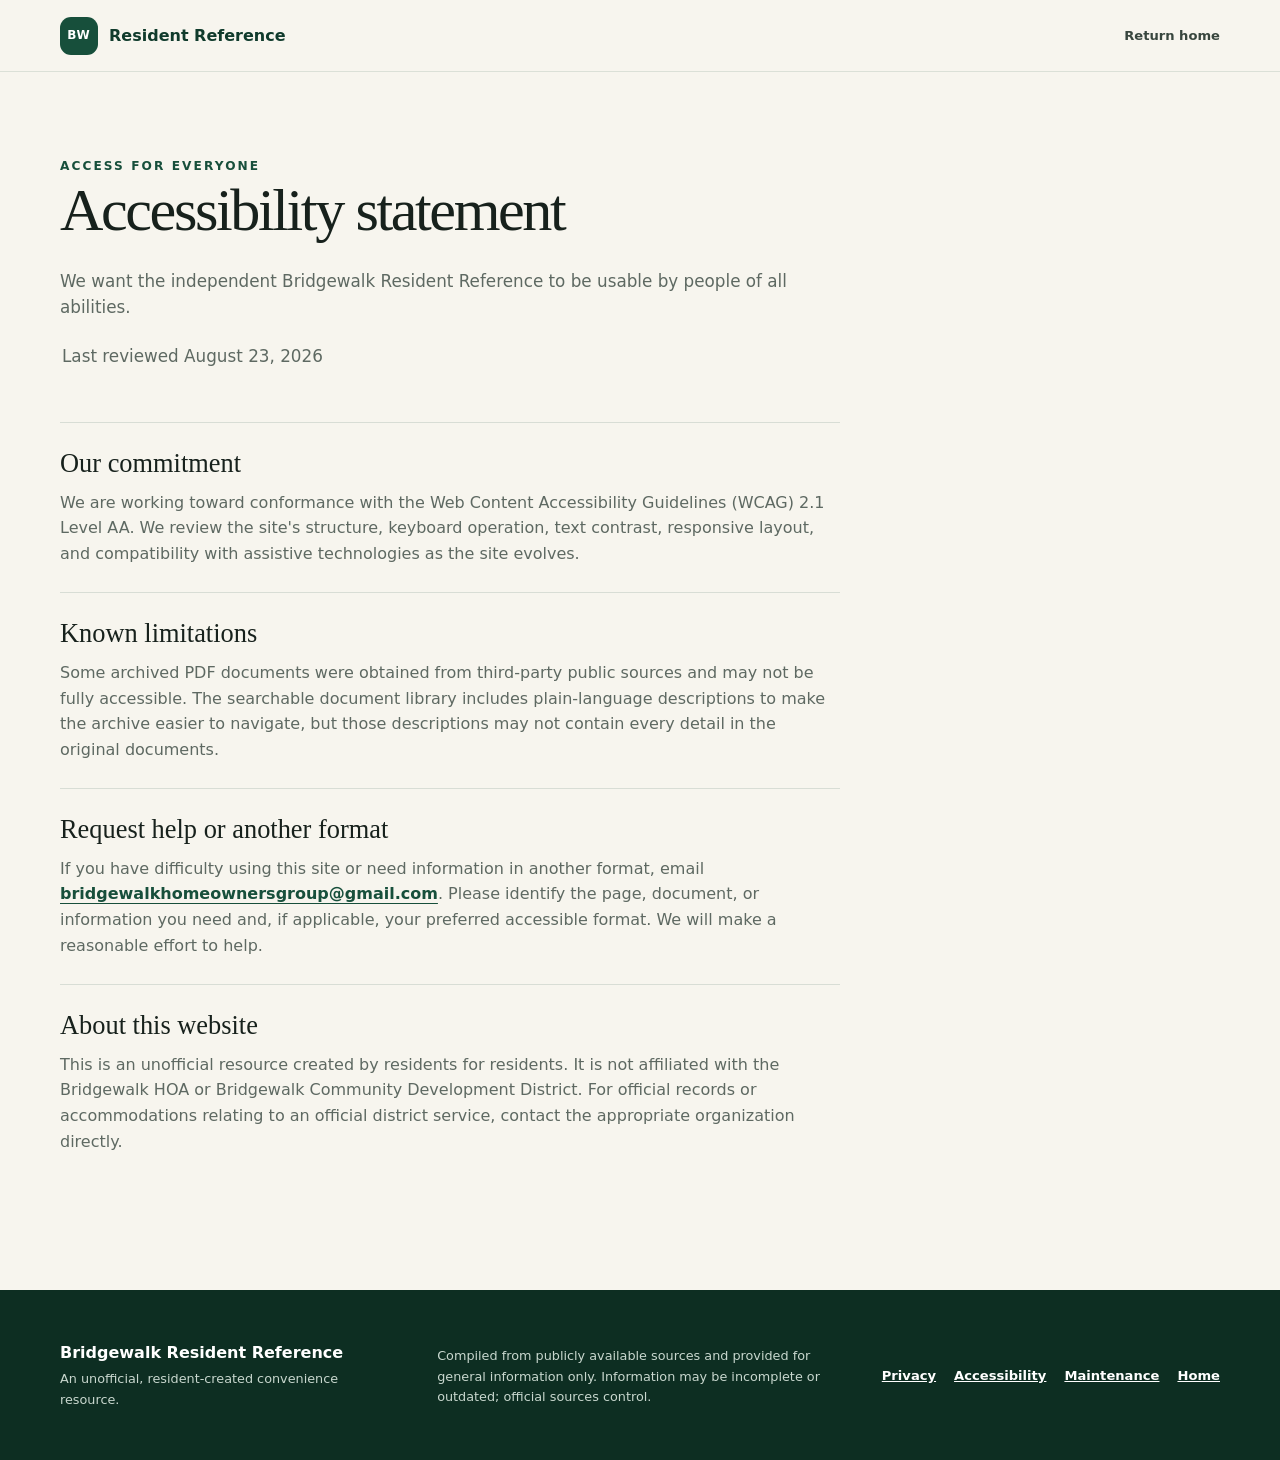
<file: accessibility.html>
<!doctype html>
<html lang="en">
  <head>
    <meta charset="utf-8">
    <meta name="viewport" content="width=device-width, initial-scale=1">
    <meta name="description" content="Accessibility statement for the independent Bridgewalk Resident Reference website.">
    <meta name="theme-color" content="#174f3b">
    <meta property="og:title" content="Accessibility · Bridgewalk Resident Reference">
    <meta property="og:description" content="Our accessibility commitment and how to request Bridgewalk resident information in another format.">
    <meta property="og:type" content="website">
    <meta property="og:url" content="https://bridgewalkhomeownersgroup.github.io/accessibility.html">
    <title>Accessibility · Bridgewalk Resident Reference</title>
    <link rel="canonical" href="https://bridgewalkhomeownersgroup.github.io/accessibility.html">
    <link rel="icon" href="favicon.svg" type="image/svg+xml">
    <link rel="stylesheet" href="styles.css">
  </head>
  <body>
    <header class="site-header">
      <a class="brand" href="index.html" aria-label="Bridgewalk Resident Reference home">
        <span class="brand-mark" aria-hidden="true">BW</span>
        <span>Resident Reference</span>
      </a>
      <nav aria-label="Accessibility navigation">
        <a href="index.html">Return home</a>
      </nav>
    </header>

    <main class="section-shell privacy-page">
      <header>
        <span class="eyebrow">Access for everyone</span>
        <h1>Accessibility statement</h1>
        <p>We want the independent Bridgewalk Resident Reference to be usable by people of all abilities.</p>
        <p class="freshness-note">Last reviewed August 23, 2026</p>
      </header>

      <div class="privacy-content">
        <section>
          <h2>Our commitment</h2>
          <p>We are working toward conformance with the Web Content Accessibility Guidelines (WCAG) 2.1 Level AA. We review the site's structure, keyboard operation, text contrast, responsive layout, and compatibility with assistive technologies as the site evolves.</p>
        </section>

        <section>
          <h2>Known limitations</h2>
          <p>Some archived PDF documents were obtained from third-party public sources and may not be fully accessible. The searchable document library includes plain-language descriptions to make the archive easier to navigate, but those descriptions may not contain every detail in the original documents.</p>
        </section>

        <section>
          <h2>Request help or another format</h2>
          <p>If you have difficulty using this site or need information in another format, email <a href="mailto:bridgewalkhomeownersgroup@gmail.com">bridgewalkhomeownersgroup@gmail.com</a>. Please identify the page, document, or information you need and, if applicable, your preferred accessible format. We will make a reasonable effort to help.</p>
        </section>

        <section>
          <h2>About this website</h2>
          <p>This is an unofficial resource created by residents for residents. It is not affiliated with the Bridgewalk HOA or Bridgewalk Community Development District. For official records or accommodations relating to an official district service, contact the appropriate organization directly.</p>
        </section>
      </div>
    </main>

    <footer>
      <div class="section-shell footer-inner">
        <div>
          <strong>Bridgewalk Resident Reference</strong>
          <p>An unofficial, resident-created convenience resource.</p>
        </div>
        <p>Compiled from publicly available sources and provided for general information only. Information may be incomplete or outdated; official sources control.</p>
        <div class="footer-links">
          <a href="privacy.html">Privacy</a>
          <a href="accessibility.html" aria-current="page">Accessibility</a>
          <a href="maintenance.html">Maintenance</a>
          <a href="index.html">Home</a>
        </div>
      </div>
    </footer>
  </body>
</html>
</file>
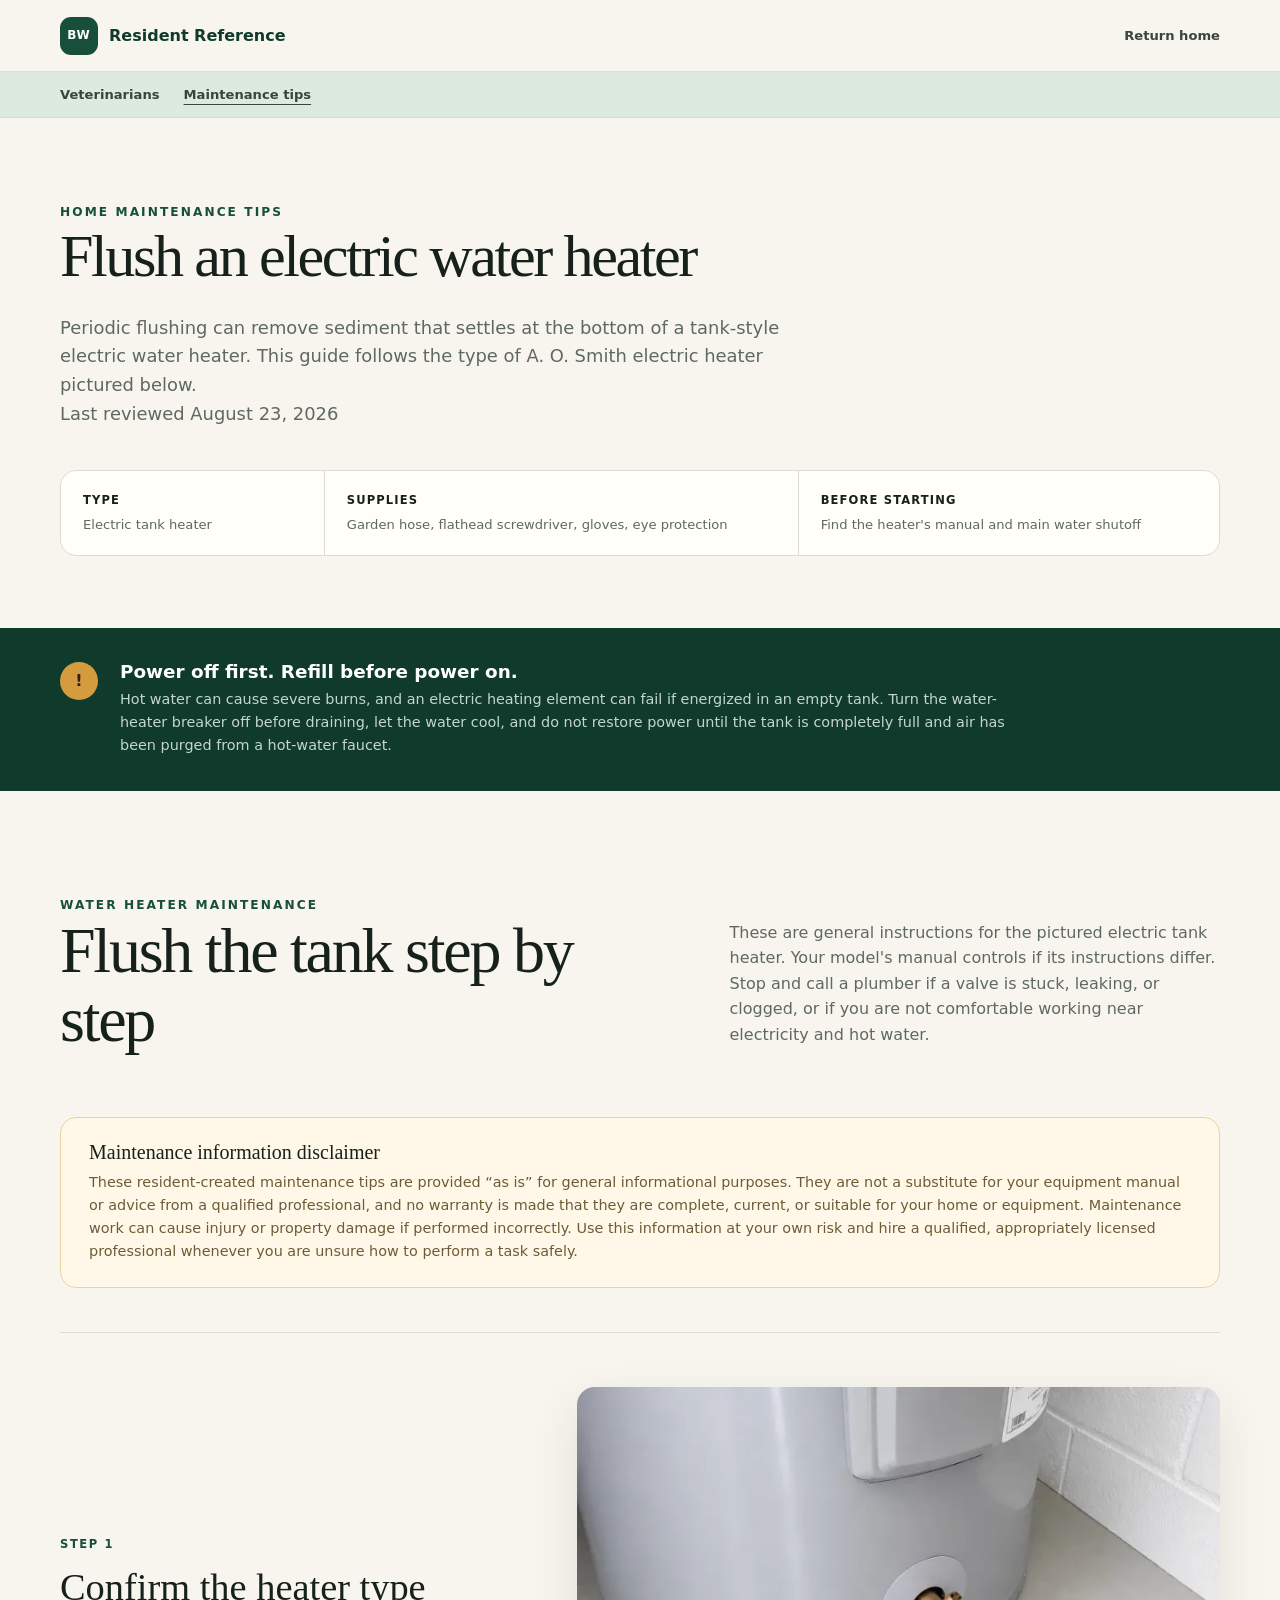
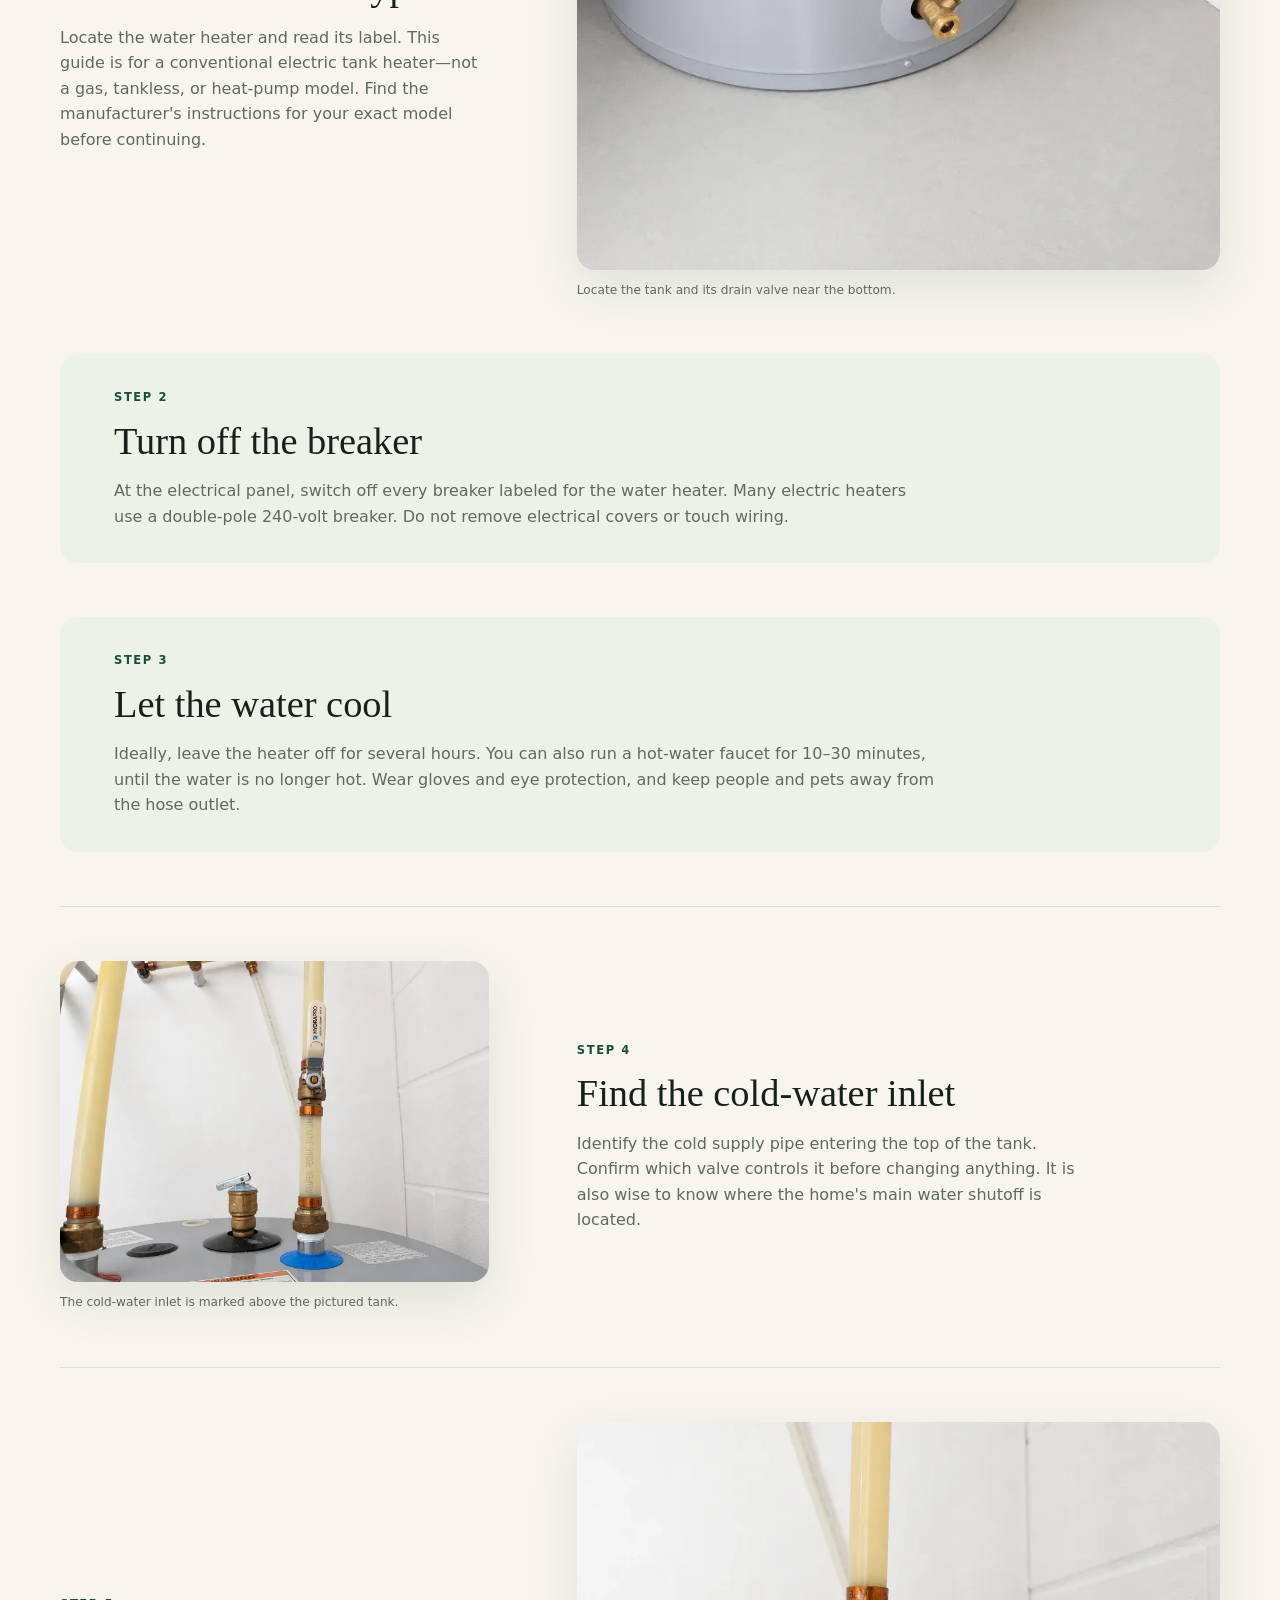
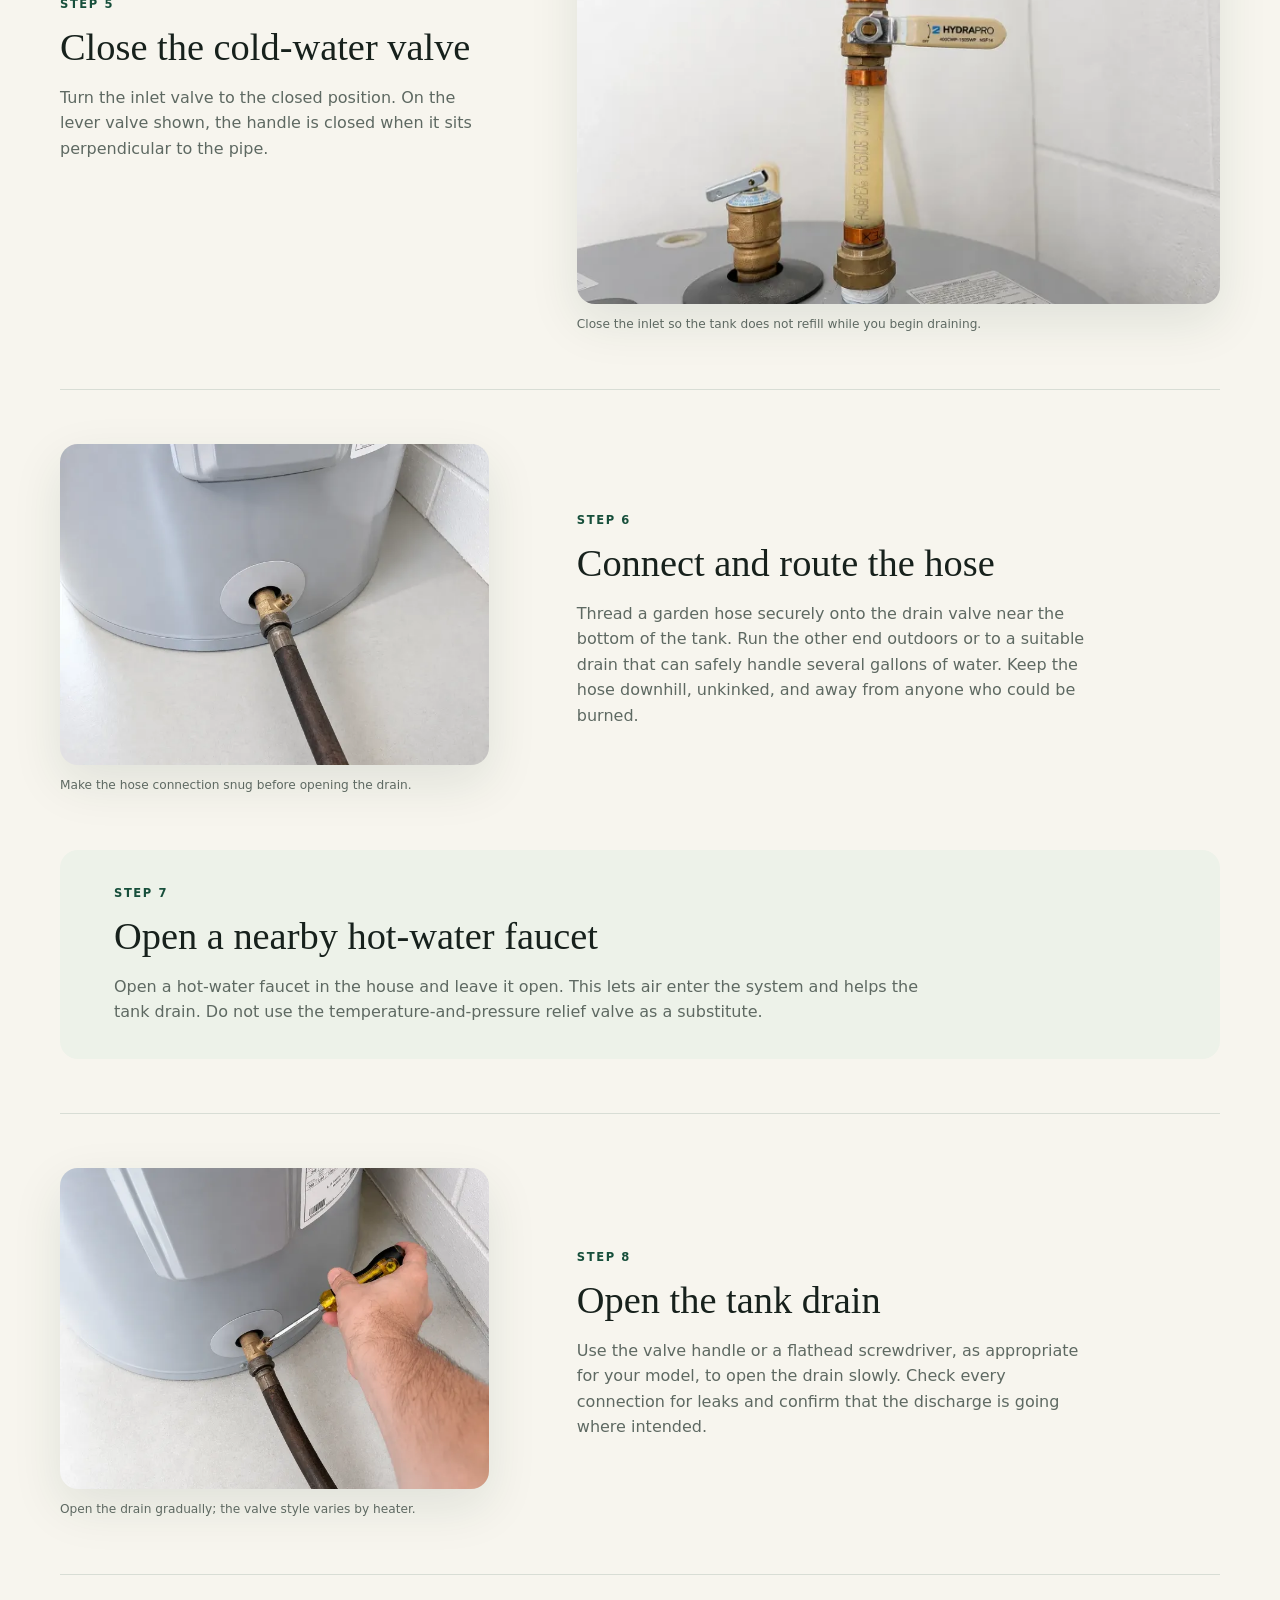
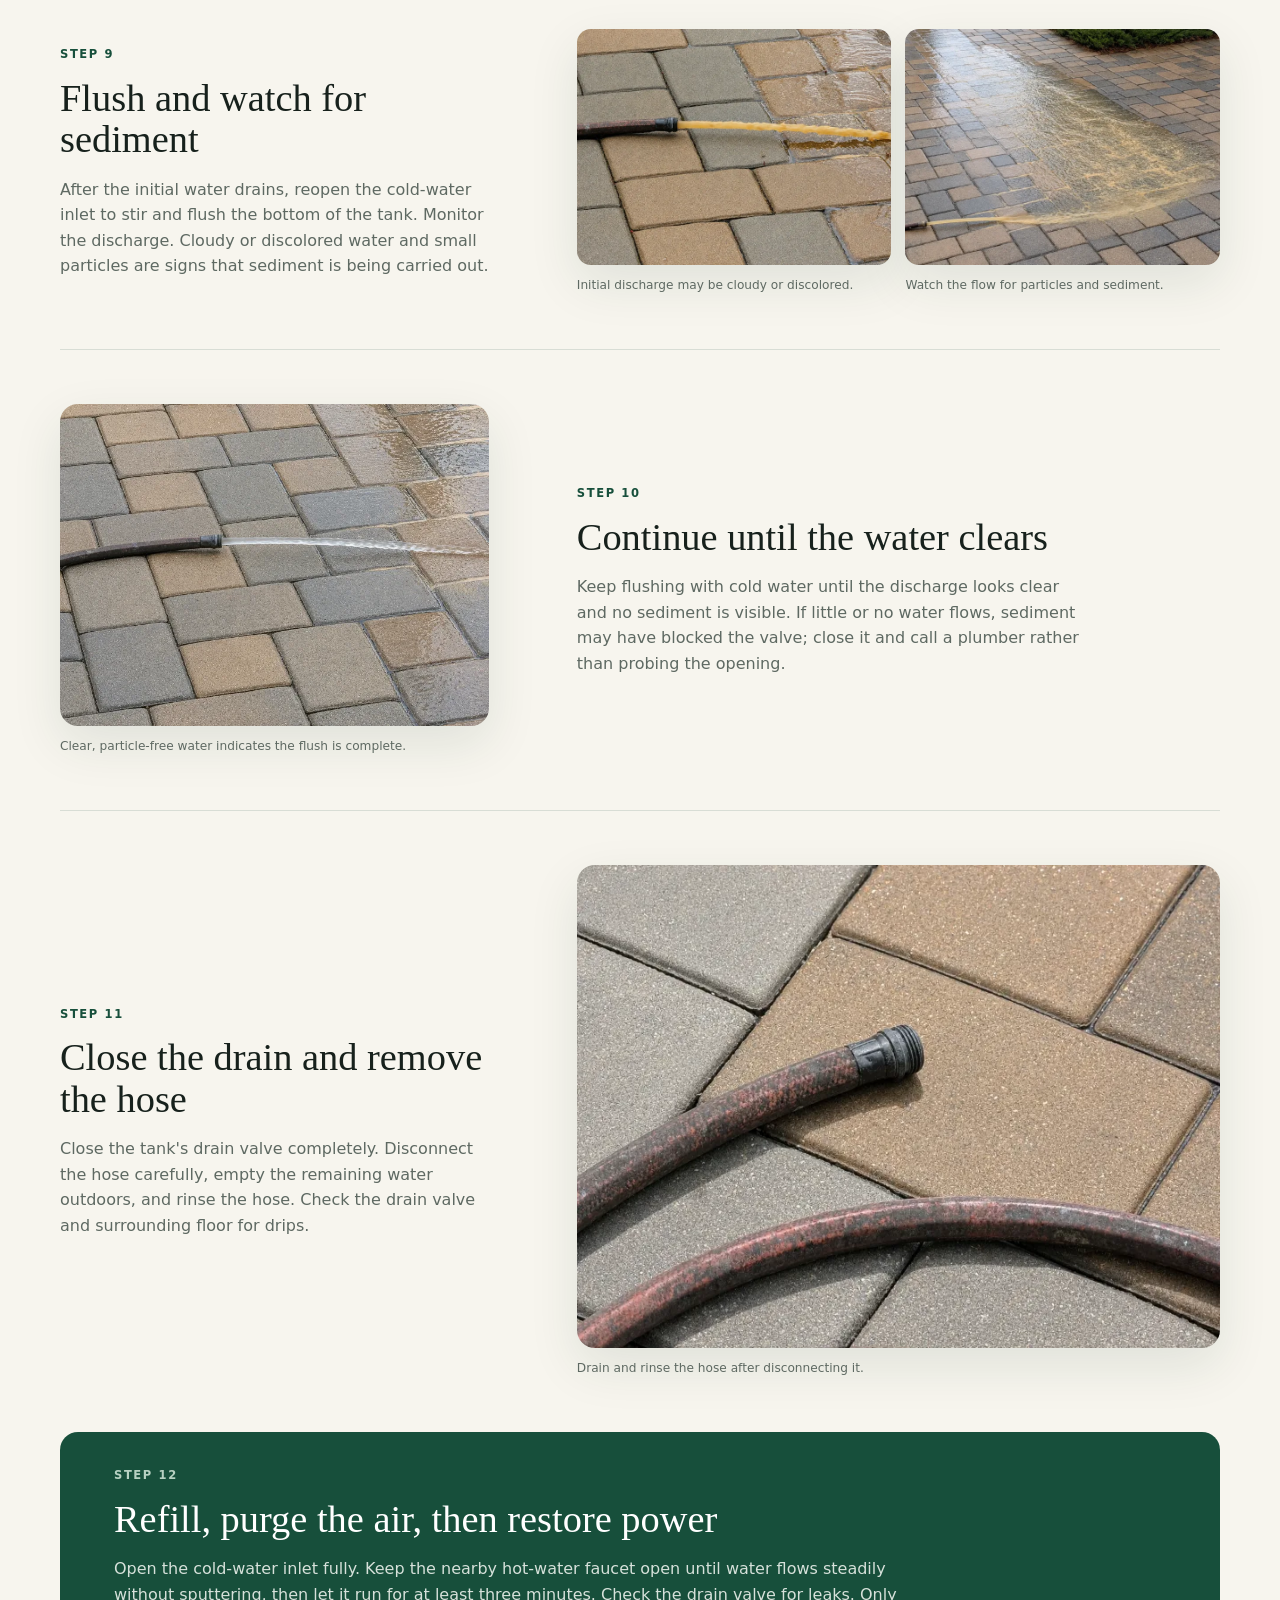
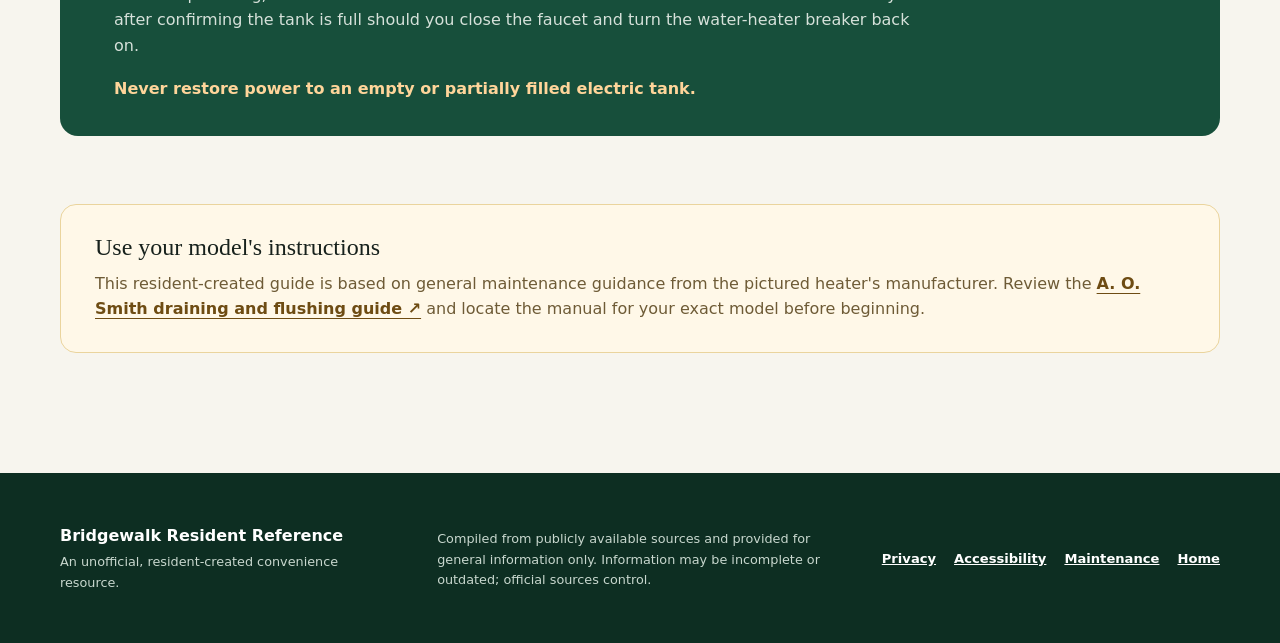
<file: maintenance.html>
<!doctype html>
<html lang="en">
  <head>
    <meta charset="utf-8">
    <meta name="viewport" content="width=device-width, initial-scale=1">
    <meta name="description" content="Practical Bridgewalk home maintenance tips, beginning with a step-by-step guide to flushing an electric tank water heater.">
    <meta name="theme-color" content="#174f3b">
    <meta property="og:title" content="Home Maintenance Tips · Bridgewalk Resident Reference">
    <meta property="og:description" content="A photo guide to flushing sediment from an electric tank water heater safely.">
    <meta property="og:type" content="website">
    <meta property="og:url" content="https://bridgewalkhomeownersgroup.github.io/maintenance.html">
    <title>Home Maintenance Tips · Bridgewalk Resident Reference</title>
    <link rel="canonical" href="https://bridgewalkhomeownersgroup.github.io/maintenance.html">
    <link rel="icon" href="favicon.svg" type="image/svg+xml">
    <link rel="stylesheet" href="styles.css">
  </head>
  <body>
    <header class="site-header">
      <a class="brand" href="index.html" aria-label="Bridgewalk Resident Reference home">
        <span class="brand-mark" aria-hidden="true">BW</span>
        <span>Resident Reference</span>
      </a>
      <nav aria-label="Maintenance navigation">
        <a href="index.html">Return home</a>
      </nav>
    </header>

    <div class="page-menu">
      <nav class="section-shell" aria-label="Resident guides">
        <a href="veterinarians.html">Veterinarians</a>
        <a href="maintenance.html" aria-current="page">Maintenance tips</a>
      </nav>
    </div>

    <main class="maintenance-page">
      <header class="section-shell maintenance-hero">
        <span class="eyebrow">Home maintenance tips</span>
        <h1>Flush an electric water heater</h1>
        <p>Periodic flushing can remove sediment that settles at the bottom of a tank-style electric water heater. This guide follows the type of A. O. Smith electric heater pictured below.</p>
        <p class="freshness-note">Last reviewed August 23, 2026</p>
        <div class="tip-facts" aria-label="Guide overview">
          <span><strong>Type</strong> Electric tank heater</span>
          <span><strong>Supplies</strong> Garden hose, flathead screwdriver, gloves, eye protection</span>
          <span><strong>Before starting</strong> Find the heater's manual and main water shutoff</span>
        </div>
      </header>

      <section class="maintenance-warning" aria-labelledby="safety-title">
        <div class="section-shell warning-inner">
          <span class="warning-mark" aria-hidden="true">!</span>
          <div>
            <h2 id="safety-title">Power off first. Refill before power on.</h2>
            <p>Hot water can cause severe burns, and an electric heating element can fail if energized in an empty tank. Turn the water-heater breaker off before draining, let the water cool, and do not restore power until the tank is completely full and air has been purged from a hot-water faucet.</p>
          </div>
        </div>
      </section>

      <article class="section-shell maintenance-guide">
        <div class="guide-intro">
          <div>
            <span class="eyebrow">Water heater maintenance</span>
            <h2>Flush the tank step by step</h2>
          </div>
          <p>These are general instructions for the pictured electric tank heater. Your model's manual controls if its instructions differ. Stop and call a plumber if a valve is stuck, leaking, or clogged, or if you are not comfortable working near electricity and hot water.</p>
        </div>

        <aside class="maintenance-disclaimer" aria-labelledby="maintenance-disclaimer-title">
          <h2 id="maintenance-disclaimer-title">Maintenance information disclaimer</h2>
          <p>These resident-created maintenance tips are provided “as is” for general informational purposes. They are not a substitute for your equipment manual or advice from a qualified professional, and no warranty is made that they are complete, current, or suitable for your home or equipment. Maintenance work can cause injury or property damage if performed incorrectly. Use this information at your own risk and hire a qualified, appropriately licensed professional whenever you are unsure how to perform a task safely.</p>
        </aside>

        <ol class="maintenance-steps">
          <li class="maintenance-step">
            <div class="step-copy">
              <span class="step-number">Step 1</span>
              <h3>Confirm the heater type</h3>
              <p>Locate the water heater and read its label. This guide is for a conventional electric tank heater—not a gas, tankless, or heat-pump model. Find the manufacturer's instructions for your exact model before continuing.</p>
            </div>
            <figure>
              <img src="maintenance-tips/water-heater/prettified/locate-water-heater.webp" srcset="maintenance-tips/water-heater/prettified/locate-water-heater-720.webp 720w, maintenance-tips/water-heater/prettified/locate-water-heater.webp 1448w" sizes="(max-width: 880px) calc(100vw - 28px), 55vw" width="1448" height="1086" alt="Lower portion of a gray electric tank water heater with its drain valve visible" decoding="async">
              <figcaption>Locate the tank and its drain valve near the bottom.</figcaption>
            </figure>
          </li>

          <li class="maintenance-step text-only-step">
            <div class="step-copy">
              <span class="step-number">Step 2</span>
              <h3>Turn off the breaker</h3>
              <p>At the electrical panel, switch off every breaker labeled for the water heater. Many electric heaters use a double-pole 240-volt breaker. Do not remove electrical covers or touch wiring.</p>
            </div>
          </li>

          <li class="maintenance-step text-only-step">
            <div class="step-copy">
              <span class="step-number">Step 3</span>
              <h3>Let the water cool</h3>
              <p>Ideally, leave the heater off for several hours. You can also run a hot-water faucet for 10–30 minutes, until the water is no longer hot. Wear gloves and eye protection, and keep people and pets away from the hose outlet.</p>
            </div>
          </li>

          <li class="maintenance-step">
            <div class="step-copy">
              <span class="step-number">Step 4</span>
              <h3>Find the cold-water inlet</h3>
              <p>Identify the cold supply pipe entering the top of the tank. Confirm which valve controls it before changing anything. It is also wise to know where the home's main water shutoff is located.</p>
            </div>
            <figure>
              <img src="maintenance-tips/water-heater/prettified/locate-cold-water-valve.webp" srcset="maintenance-tips/water-heater/prettified/locate-cold-water-valve-720.webp 720w, maintenance-tips/water-heater/prettified/locate-cold-water-valve.webp 1448w" sizes="(max-width: 880px) calc(100vw - 28px), 55vw" width="1448" height="1086" alt="Cold-water inlet pipe and lever valve above an electric water heater" loading="lazy" decoding="async">
              <figcaption>The cold-water inlet is marked above the pictured tank.</figcaption>
            </figure>
          </li>

          <li class="maintenance-step">
            <div class="step-copy">
              <span class="step-number">Step 5</span>
              <h3>Close the cold-water valve</h3>
              <p>Turn the inlet valve to the closed position. On the lever valve shown, the handle is closed when it sits perpendicular to the pipe.</p>
            </div>
            <figure>
              <img src="maintenance-tips/water-heater/prettified/close-cold-water-valve.webp" srcset="maintenance-tips/water-heater/prettified/close-cold-water-valve-720.webp 720w, maintenance-tips/water-heater/prettified/close-cold-water-valve.webp 1448w" sizes="(max-width: 880px) calc(100vw - 28px), 55vw" width="1448" height="1086" alt="Hand turning the water heater's cold-water inlet lever to the closed position" loading="lazy" decoding="async">
              <figcaption>Close the inlet so the tank does not refill while you begin draining.</figcaption>
            </figure>
          </li>

          <li class="maintenance-step">
            <div class="step-copy">
              <span class="step-number">Step 6</span>
              <h3>Connect and route the hose</h3>
              <p>Thread a garden hose securely onto the drain valve near the bottom of the tank. Run the other end outdoors or to a suitable drain that can safely handle several gallons of water. Keep the hose downhill, unkinked, and away from anyone who could be burned.</p>
            </div>
            <figure>
              <img src="maintenance-tips/water-heater/prettified/connect-hose.webp" srcset="maintenance-tips/water-heater/prettified/connect-hose-720.webp 720w, maintenance-tips/water-heater/prettified/connect-hose.webp 1448w" sizes="(max-width: 880px) calc(100vw - 28px), 55vw" width="1448" height="1086" alt="Garden hose attached securely to the drain valve at the bottom of the water heater" loading="lazy" decoding="async">
              <figcaption>Make the hose connection snug before opening the drain.</figcaption>
            </figure>
          </li>

          <li class="maintenance-step text-only-step">
            <div class="step-copy">
              <span class="step-number">Step 7</span>
              <h3>Open a nearby hot-water faucet</h3>
              <p>Open a hot-water faucet in the house and leave it open. This lets air enter the system and helps the tank drain. Do not use the temperature-and-pressure relief valve as a substitute.</p>
            </div>
          </li>

          <li class="maintenance-step">
            <div class="step-copy">
              <span class="step-number">Step 8</span>
              <h3>Open the tank drain</h3>
              <p>Use the valve handle or a flathead screwdriver, as appropriate for your model, to open the drain slowly. Check every connection for leaks and confirm that the discharge is going where intended.</p>
            </div>
            <figure>
              <img src="maintenance-tips/water-heater/prettified/open-flush-connector.webp" srcset="maintenance-tips/water-heater/prettified/open-flush-connector-720.webp 720w, maintenance-tips/water-heater/prettified/open-flush-connector.webp 1448w" sizes="(max-width: 880px) calc(100vw - 28px), 55vw" width="1448" height="1086" alt="Flathead screwdriver opening the drain valve after a hose has been attached" loading="lazy" decoding="async">
              <figcaption>Open the drain gradually; the valve style varies by heater.</figcaption>
            </figure>
          </li>

          <li class="maintenance-step step-with-gallery">
            <div class="step-copy">
              <span class="step-number">Step 9</span>
              <h3>Flush and watch for sediment</h3>
              <p>After the initial water drains, reopen the cold-water inlet to stir and flush the bottom of the tank. Monitor the discharge. Cloudy or discolored water and small particles are signs that sediment is being carried out.</p>
            </div>
            <div class="step-gallery">
              <figure>
                <img src="maintenance-tips/water-heater/prettified/flush-dirty-water.webp" srcset="maintenance-tips/water-heater/prettified/flush-dirty-water-720.webp 720w, maintenance-tips/water-heater/prettified/flush-dirty-water.webp 1448w" sizes="(max-width: 880px) calc(100vw - 28px), 27vw" width="1448" height="1086" alt="Discolored water flowing from the garden hose onto outdoor pavers" loading="lazy" decoding="async">
                <figcaption>Initial discharge may be cloudy or discolored.</figcaption>
              </figure>
              <figure>
                <img src="maintenance-tips/water-heater/prettified/look-for-sediments.webp" srcset="maintenance-tips/water-heater/prettified/look-for-sediments-720.webp 720w, maintenance-tips/water-heater/prettified/look-for-sediments.webp 1448w" sizes="(max-width: 880px) calc(100vw - 28px), 27vw" width="1448" height="1086" alt="Water from the hose spreading across pavers with visible sediment in the flow" loading="lazy" decoding="async">
                <figcaption>Watch the flow for particles and sediment.</figcaption>
              </figure>
            </div>
          </li>

          <li class="maintenance-step">
            <div class="step-copy">
              <span class="step-number">Step 10</span>
              <h3>Continue until the water clears</h3>
              <p>Keep flushing with cold water until the discharge looks clear and no sediment is visible. If little or no water flows, sediment may have blocked the valve; close it and call a plumber rather than probing the opening.</p>
            </div>
            <figure>
              <img src="maintenance-tips/water-heater/prettified/wait-for-clear-water.webp" srcset="maintenance-tips/water-heater/prettified/wait-for-clear-water-720.webp 720w, maintenance-tips/water-heater/prettified/wait-for-clear-water.webp 1448w" sizes="(max-width: 880px) calc(100vw - 28px), 55vw" width="1448" height="1086" alt="Clear water flowing steadily from the garden hose onto outdoor pavers" loading="lazy" decoding="async">
              <figcaption>Clear, particle-free water indicates the flush is complete.</figcaption>
            </figure>
          </li>

          <li class="maintenance-step">
            <div class="step-copy">
              <span class="step-number">Step 11</span>
              <h3>Close the drain and remove the hose</h3>
              <p>Close the tank's drain valve completely. Disconnect the hose carefully, empty the remaining water outdoors, and rinse the hose. Check the drain valve and surrounding floor for drips.</p>
            </div>
            <figure>
              <img src="maintenance-tips/water-heater/prettified/empty-water-from-hose.webp" srcset="maintenance-tips/water-heater/prettified/empty-water-from-hose-720.webp 720w, maintenance-tips/water-heater/prettified/empty-water-from-hose.webp 1448w" sizes="(max-width: 880px) calc(100vw - 28px), 55vw" width="1448" height="1086" alt="Disconnected garden hose laid outside so remaining water can drain" loading="lazy" decoding="async">
              <figcaption>Drain and rinse the hose after disconnecting it.</figcaption>
            </figure>
          </li>

          <li class="maintenance-step text-only-step restart-step">
            <div class="step-copy">
              <span class="step-number">Step 12</span>
              <h3>Refill, purge the air, then restore power</h3>
              <p>Open the cold-water inlet fully. Keep the nearby hot-water faucet open until water flows steadily without sputtering, then let it run for at least three minutes. Check the drain valve for leaks. Only after confirming the tank is full should you close the faucet and turn the water-heater breaker back on.</p>
              <strong>Never restore power to an empty or partially filled electric tank.</strong>
            </div>
          </li>
        </ol>

        <aside class="source-note">
          <h2>Use your model's instructions</h2>
          <p>This resident-created guide is based on general maintenance guidance from the pictured heater's manufacturer. Review the <a href="https://www.hotwater.com/info-center/how-to-drain-a-water-heater.html" target="_blank" rel="noopener">A. O. Smith draining and flushing guide ↗</a> and locate the manual for your exact model before beginning.</p>
        </aside>
      </article>
    </main>

    <footer>
      <div class="section-shell footer-inner">
        <div>
          <strong>Bridgewalk Resident Reference</strong>
          <p>An unofficial, resident-created convenience resource.</p>
        </div>
        <p>Compiled from publicly available sources and provided for general information only. Information may be incomplete or outdated; official sources control.</p>
        <div class="footer-links">
          <a href="privacy.html">Privacy</a>
          <a href="accessibility.html">Accessibility</a>
          <a href="maintenance.html" aria-current="page">Maintenance</a>
          <a href="index.html">Home</a>
        </div>
      </div>
    </footer>
  </body>
</html>
</file>
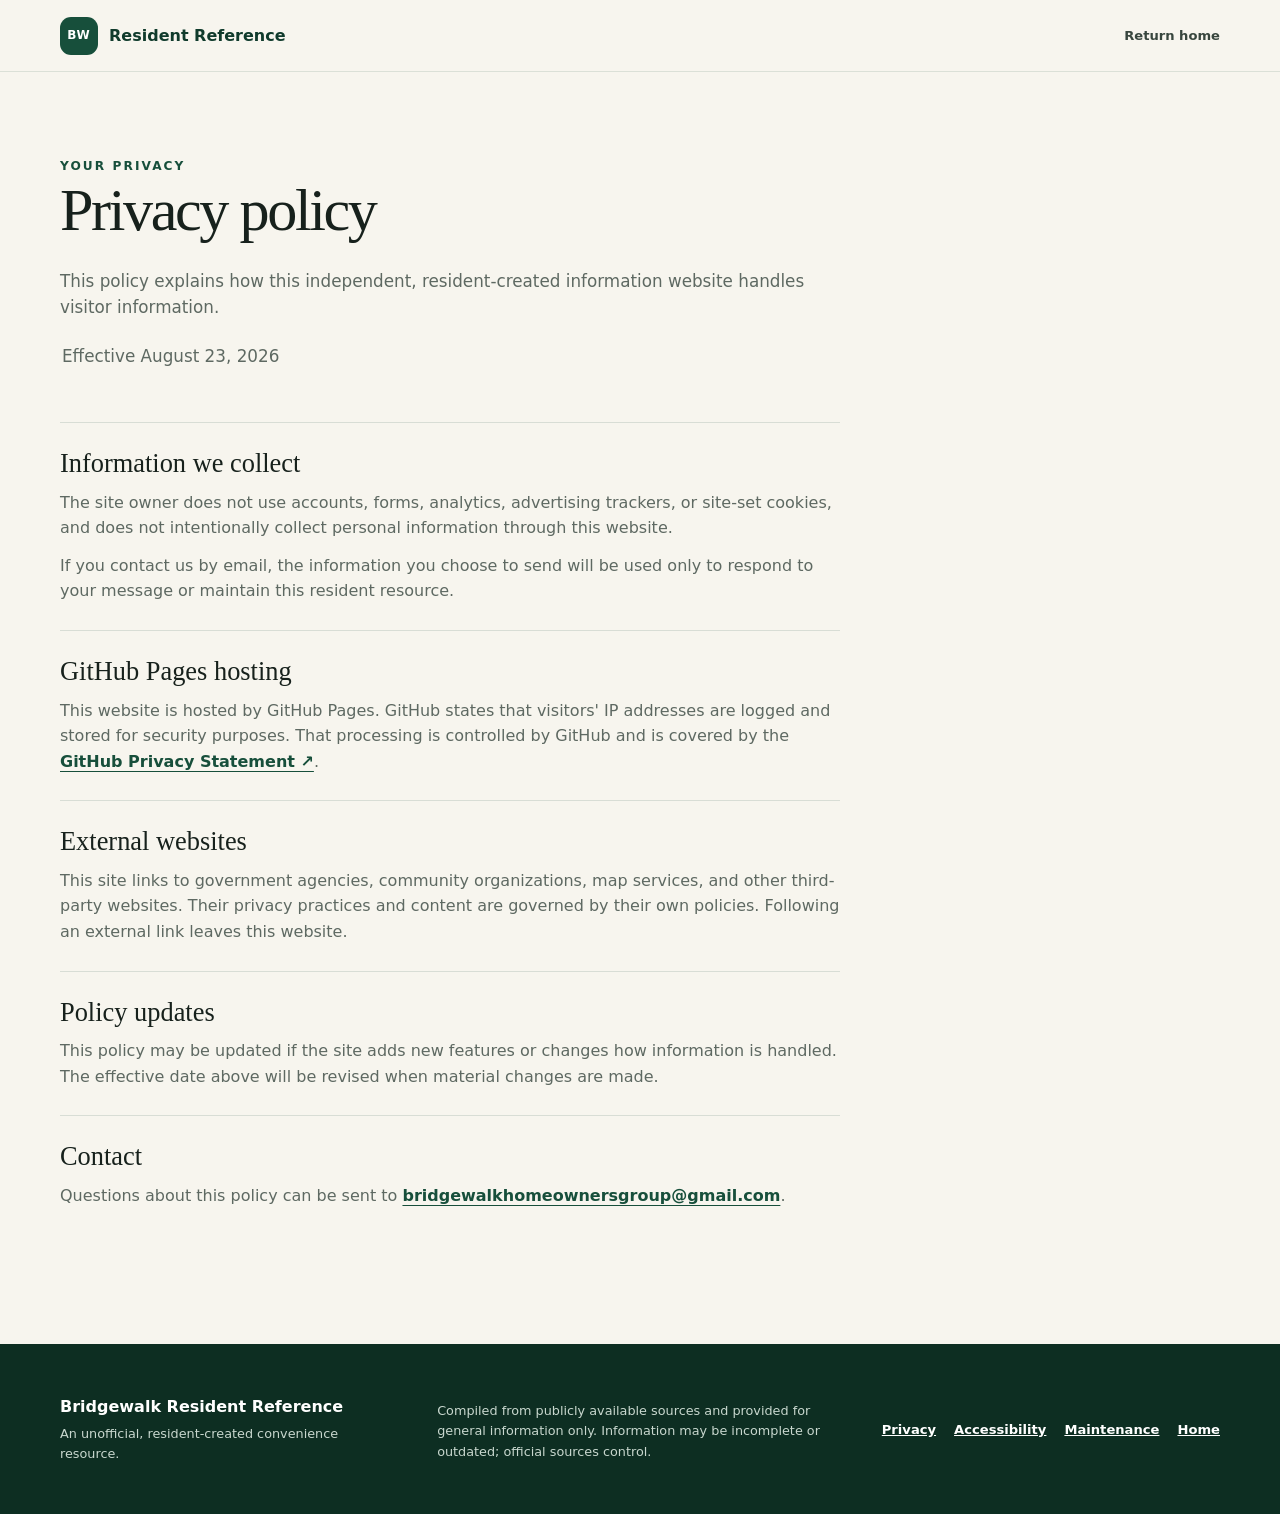
<file: privacy.html>
<!doctype html>
<html lang="en">
  <head>
    <meta charset="utf-8">
    <meta name="viewport" content="width=device-width, initial-scale=1">
    <meta name="description" content="Privacy policy for the independent Bridgewalk Resident Reference website.">
    <meta name="theme-color" content="#174f3b">
    <meta property="og:title" content="Privacy · Bridgewalk Resident Reference">
    <meta property="og:description" content="How the Bridgewalk Resident Reference website handles visitor information.">
    <meta property="og:type" content="website">
    <meta property="og:url" content="https://bridgewalkhomeownersgroup.github.io/privacy.html">
    <title>Privacy · Bridgewalk Resident Reference</title>
    <link rel="canonical" href="https://bridgewalkhomeownersgroup.github.io/privacy.html">
    <link rel="icon" href="favicon.svg" type="image/svg+xml">
    <link rel="stylesheet" href="styles.css">
  </head>
  <body>
    <header class="site-header">
      <a class="brand" href="index.html" aria-label="Bridgewalk Resident Reference home">
        <span class="brand-mark" aria-hidden="true">BW</span>
        <span>Resident Reference</span>
      </a>
      <nav aria-label="Privacy navigation">
        <a href="index.html">Return home</a>
      </nav>
    </header>

    <main class="section-shell privacy-page">
      <header>
        <span class="eyebrow">Your privacy</span>
        <h1>Privacy policy</h1>
        <p>This policy explains how this independent, resident-created information website handles visitor information.</p>
        <p class="freshness-note">Effective August 23, 2026</p>
      </header>

      <div class="privacy-content">
        <section>
          <h2>Information we collect</h2>
          <p>The site owner does not use accounts, forms, analytics, advertising trackers, or site-set cookies, and does not intentionally collect personal information through this website.</p>
          <p>If you contact us by email, the information you choose to send will be used only to respond to your message or maintain this resident resource.</p>
        </section>

        <section>
          <h2>GitHub Pages hosting</h2>
          <p>This website is hosted by GitHub Pages. GitHub states that visitors' IP addresses are logged and stored for security purposes. That processing is controlled by GitHub and is covered by the <a href="https://docs.github.com/en/site-policy/privacy-policies/github-general-privacy-statement" target="_blank" rel="noopener">GitHub Privacy Statement ↗</a>.</p>
        </section>

        <section>
          <h2>External websites</h2>
          <p>This site links to government agencies, community organizations, map services, and other third-party websites. Their privacy practices and content are governed by their own policies. Following an external link leaves this website.</p>
        </section>

        <section>
          <h2>Policy updates</h2>
          <p>This policy may be updated if the site adds new features or changes how information is handled. The effective date above will be revised when material changes are made.</p>
        </section>

        <section>
          <h2>Contact</h2>
          <p>Questions about this policy can be sent to <a href="mailto:bridgewalkhomeownersgroup@gmail.com">bridgewalkhomeownersgroup@gmail.com</a>.</p>
        </section>
      </div>
    </main>

    <footer>
      <div class="section-shell footer-inner">
        <div>
          <strong>Bridgewalk Resident Reference</strong>
          <p>An unofficial, resident-created convenience resource.</p>
        </div>
        <p>Compiled from publicly available sources and provided for general information only. Information may be incomplete or outdated; official sources control.</p>
        <div class="footer-links">
          <a href="privacy.html" aria-current="page">Privacy</a>
          <a href="accessibility.html">Accessibility</a>
          <a href="maintenance.html">Maintenance</a>
          <a href="index.html">Home</a>
        </div>
      </div>
    </footer>
  </body>
</html>
</file>
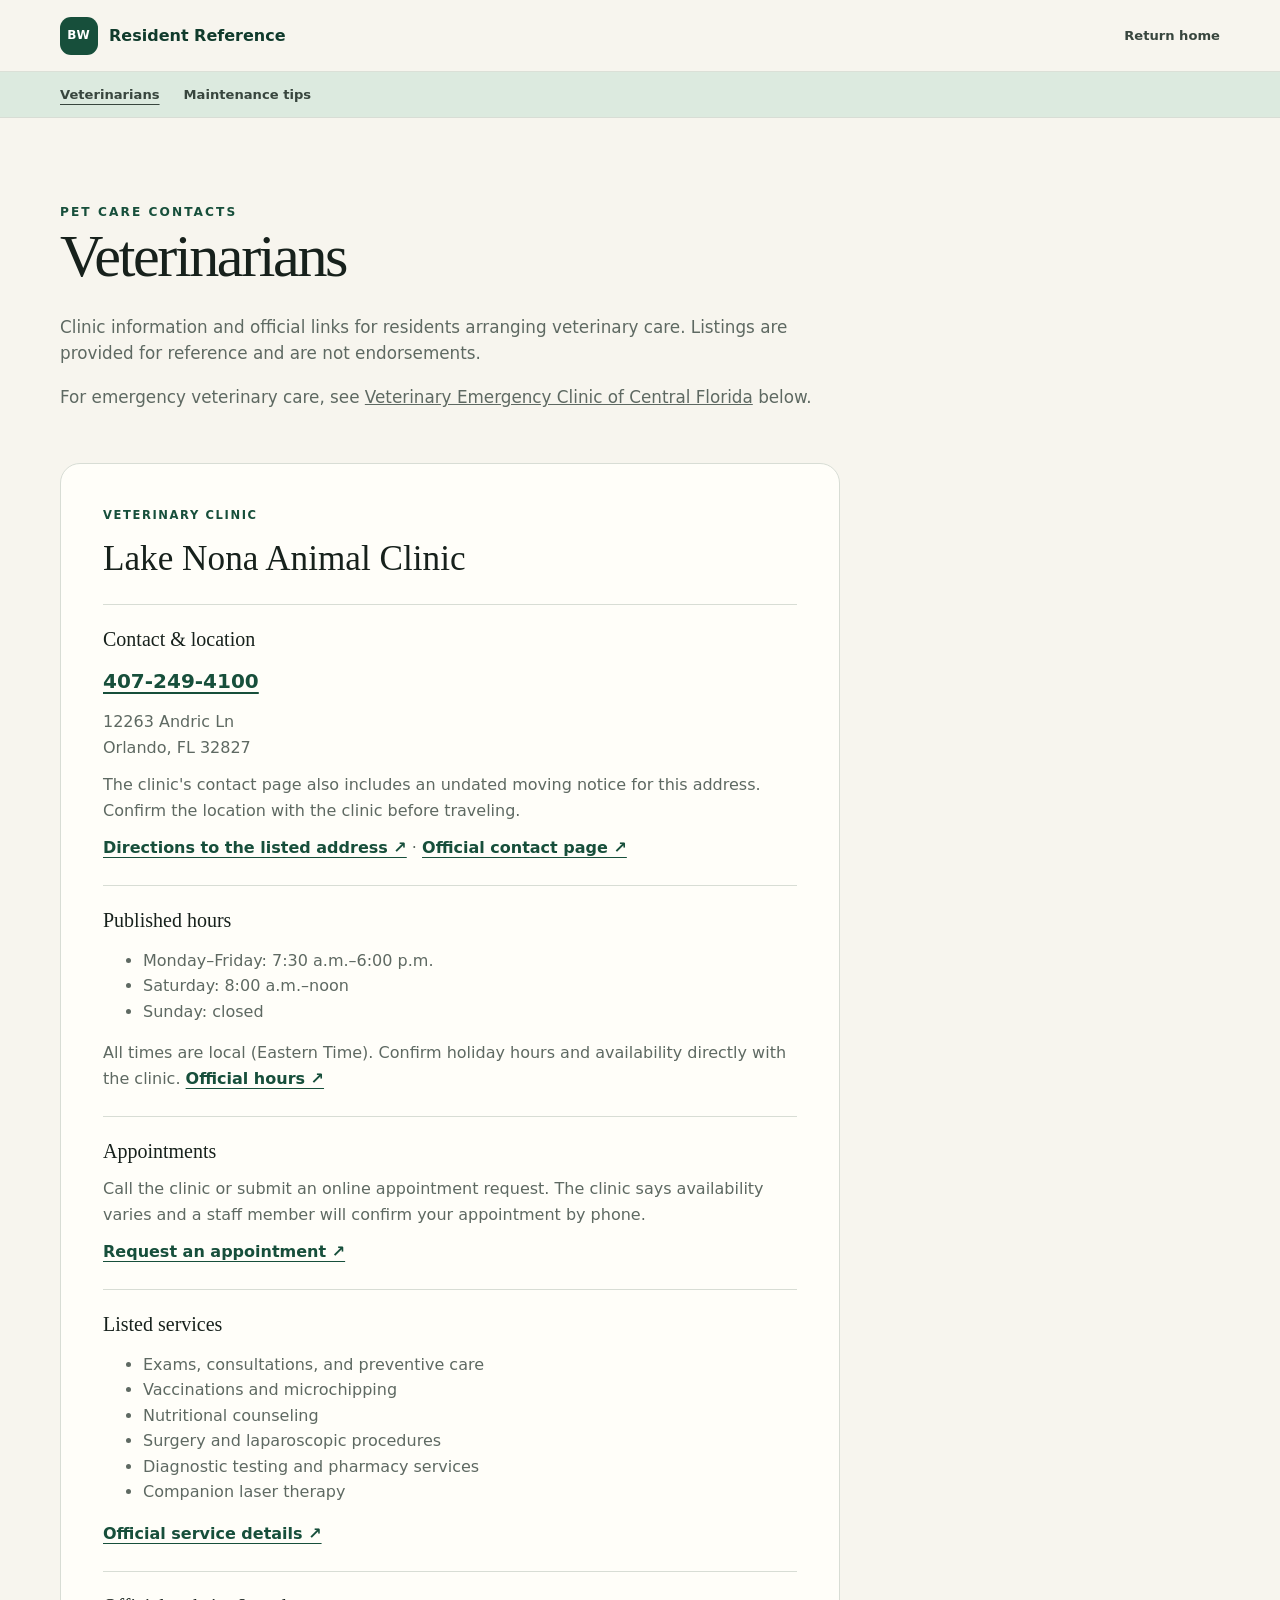
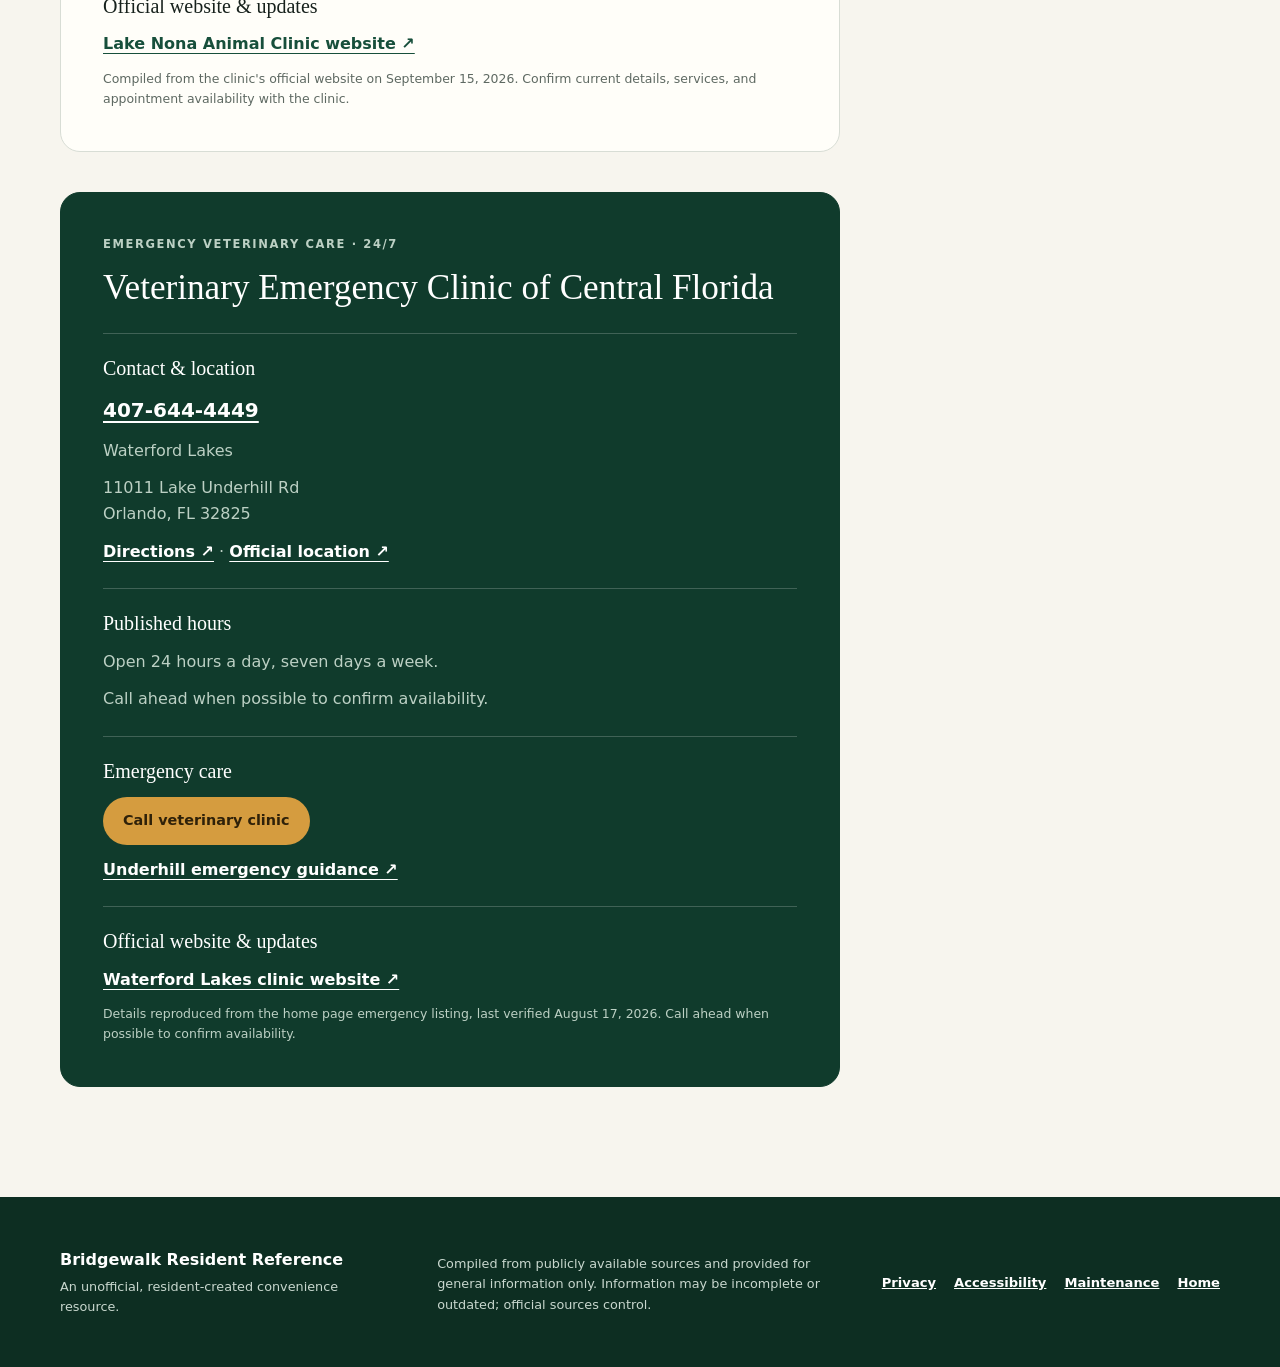
<file: veterinarians.html>
<!doctype html>
<html lang="en">
  <head>
    <meta charset="utf-8">
    <meta name="viewport" content="width=device-width, initial-scale=1">
    <meta name="description" content="Veterinary clinic contacts, hours, services, and appointment links for Bridgewalk residents.">
    <meta name="theme-color" content="#174f3b">
    <meta property="og:title" content="Veterinarians · Bridgewalk Resident Reference">
    <meta property="og:description" content="Find Lake Nona Animal Clinic contact details, published hours, and appointment information.">
    <meta property="og:type" content="website">
    <meta property="og:url" content="https://bridgewalkhomeownersgroup.github.io/veterinarians.html">
    <title>Veterinarians · Bridgewalk Resident Reference</title>
    <link rel="canonical" href="https://bridgewalkhomeownersgroup.github.io/veterinarians.html">
    <link rel="icon" href="favicon.svg" type="image/svg+xml">
    <link rel="stylesheet" href="styles.css">
  </head>
  <body>
    <header class="site-header">
      <a class="brand" href="index.html" aria-label="Bridgewalk Resident Reference home">
        <span class="brand-mark" aria-hidden="true">BW</span>
        <span>Resident Reference</span>
      </a>
      <nav aria-label="Veterinarians navigation">
        <a href="index.html">Return home</a>
      </nav>
    </header>

    <div class="page-menu">
      <nav class="section-shell" aria-label="Resident guides">
        <a href="veterinarians.html" aria-current="page">Veterinarians</a>
        <a href="maintenance.html">Maintenance tips</a>
      </nav>
    </div>

    <main class="section-shell privacy-page">
      <header>
        <span class="eyebrow">Pet care contacts</span>
        <h1>Veterinarians</h1>
        <p>Clinic information and official links for residents arranging veterinary care. Listings are provided for reference and are not endorsements.</p>
        <p>For emergency veterinary care, see <a href="#emergency-vet">Veterinary Emergency Clinic of Central Florida</a> below.</p>
      </header>

      <article class="vet-card" aria-labelledby="clinic-name">
        <span class="card-label">Veterinary clinic</span>
        <h2 id="clinic-name">Lake Nona Animal Clinic</h2>
        <section aria-labelledby="clinic-contact">
          <h3 id="clinic-contact">Contact &amp; location</h3>
          <p><a class="vet-phone" href="tel:+14072494100">407-249-4100</a></p>
          <address>12263 Andric Ln<br>Orlando, FL 32827</address>
          <p>The clinic's contact page also includes an undated moving notice for this address. Confirm the location with the clinic before traveling.</p>
          <p><a href="https://www.google.com/maps/search/?api=1&amp;query=12263+Andric+Ln+Orlando+FL+32827" target="_blank" rel="noopener">Directions to the listed address ↗</a> · <a href="https://www.lakenonaanimalclinic.com/contact/" target="_blank" rel="noopener">Official contact page ↗</a></p>
        </section>
        <section aria-labelledby="clinic-hours">
          <h3 id="clinic-hours">Published hours</h3>
          <ul>
            <li>Monday–Friday: 7:30 a.m.–6:00 p.m.</li>
            <li>Saturday: 8:00 a.m.–noon</li>
            <li>Sunday: closed</li>
          </ul>
          <p>All times are local (Eastern Time). Confirm holiday hours and availability directly with the clinic. <a href="https://www.lakenonaanimalclinic.com/contact/" target="_blank" rel="noopener">Official hours ↗</a></p>
        </section>
        <section aria-labelledby="clinic-appointments">
          <h3 id="clinic-appointments">Appointments</h3>
          <p>Call the clinic or submit an online appointment request. The clinic says availability varies and a staff member will confirm your appointment by phone.</p>
          <p><a href="https://www.lakenonaanimalclinic.com/appointments/" target="_blank" rel="noopener">Request an appointment ↗</a></p>
        </section>
        <section aria-labelledby="clinic-services">
          <h3 id="clinic-services">Listed services</h3>
          <ul>
            <li>Exams, consultations, and preventive care</li>
            <li>Vaccinations and microchipping</li>
            <li>Nutritional counseling</li>
            <li>Surgery and laparoscopic procedures</li>
            <li>Diagnostic testing and pharmacy services</li>
            <li>Companion laser therapy</li>
          </ul>
          <p><a href="https://www.lakenonaanimalclinic.com/veterinary-services/" target="_blank" rel="noopener">Official service details ↗</a></p>
        </section>
        <section aria-labelledby="clinic-sources">
          <h3 id="clinic-sources">Official website &amp; updates</h3>
          <p><a href="https://www.lakenonaanimalclinic.com/" target="_blank" rel="noopener">Lake Nona Animal Clinic website ↗</a></p>
          <p class="freshness-note">Compiled from the clinic's official website on September 15, 2026. Confirm current details, services, and appointment availability with the clinic.</p>
        </section>
      </article>
      <article id="emergency-vet" class="vet-card vet-card-emergency" aria-labelledby="emergency-clinic-name">
        <span class="card-label">Emergency veterinary care · 24/7</span>
        <h2 id="emergency-clinic-name">Veterinary Emergency Clinic of Central Florida</h2>
        <section aria-labelledby="emergency-contact">
          <h3 id="emergency-contact">Contact &amp; location</h3>
          <p><a class="vet-phone" href="tel:+14076444449">407-644-4449</a></p>
          <p>Waterford Lakes</p>
          <address>11011 Lake Underhill Rd<br>Orlando, FL 32825</address>
          <p><a href="https://www.google.com/maps/search/?api=1&amp;query=11011+Lake+Underhill+Rd+Orlando+FL+32825" target="_blank" rel="noopener">Directions ↗</a> · <a href="https://veconline.com/locations/waterford-lakes/" target="_blank" rel="noopener">Official location ↗</a></p>
        </section>
        <section aria-labelledby="emergency-hours">
          <h3 id="emergency-hours">Published hours</h3>
          <p>Open 24 hours a day, seven days a week.</p>
          <p>Call ahead when possible to confirm availability.</p>
        </section>
        <section aria-labelledby="emergency-care-contact">
          <h3 id="emergency-care-contact">Emergency care</h3>
          <p><a class="button button-primary" href="tel:+14076444449">Call veterinary clinic</a></p>
          <p><a href="https://underhillanimalhospital.com/emergency-vet-orlando-fl/" target="_blank" rel="noopener">Underhill emergency guidance ↗</a></p>
        </section>
        <section aria-labelledby="emergency-sources">
          <h3 id="emergency-sources">Official website &amp; updates</h3>
          <p><a href="https://veconline.com/locations/waterford-lakes/" target="_blank" rel="noopener">Waterford Lakes clinic website ↗</a></p>
          <p class="freshness-note">Details reproduced from the home page emergency listing, last verified August 17, 2026. Call ahead when possible to confirm availability.</p>
        </section>
      </article>
    </main>

    <footer>
      <div class="section-shell footer-inner">
        <div>
          <strong>Bridgewalk Resident Reference</strong>
          <p>An unofficial, resident-created convenience resource.</p>
        </div>
        <p>Compiled from publicly available sources and provided for general information only. Information may be incomplete or outdated; official sources control.</p>
        <div class="footer-links">
          <a href="privacy.html">Privacy</a>
          <a href="accessibility.html">Accessibility</a>
          <a href="maintenance.html">Maintenance</a>
          <a href="index.html">Home</a>
        </div>
      </div>
    </footer>
  </body>
</html>
</file>
<file: styles.css>
:root {
  --ink: #17211c;
  --muted: #5e6962;
  --paper: #f7f5ee;
  --white: #fffef9;
  --green: #174f3b;
  --green-dark: #103b2c;
  --mint: #dceadf;
  --gold: #d59c3f;
  --line: #d8ddd5;
  --shadow: 0 18px 50px rgba(21, 54, 40, 0.1);
  --radius: 20px;
}

* { box-sizing: border-box; }
html { scroll-behavior: smooth; }
body {
  margin: 0;
  color: var(--ink);
  background: var(--paper);
  font-family: Inter, ui-sans-serif, system-ui, -apple-system, BlinkMacSystemFont, "Segoe UI", sans-serif;
  line-height: 1.6;
}
a { color: inherit; }
button, input { font: inherit; }
.section-shell { width: min(1160px, calc(100% - 40px)); margin-inline: auto; }
.sr-only { position: absolute; width: 1px; height: 1px; padding: 0; margin: -1px; overflow: hidden; clip: rect(0, 0, 0, 0); white-space: nowrap; border: 0; }

.site-header {
  position: sticky;
  top: 0;
  z-index: 20;
  display: flex;
  gap: 14px;
  justify-content: space-between;
  align-items: center;
  min-height: 72px;
  padding: 0 max(24px, calc((100vw - 1160px) / 2));
  background: rgba(247, 245, 238, 0.92);
  border-bottom: 1px solid rgba(23, 79, 59, 0.12);
  backdrop-filter: blur(14px);
}
.brand { display: flex; align-items: center; gap: 11px; color: var(--green-dark); font-weight: 760; text-decoration: none; }
.brand-mark { display: grid; place-items: center; width: 38px; height: 38px; color: white; background: var(--green); border-radius: 11px; font-size: 0.75rem; letter-spacing: 0.08em; }
nav { display: flex; min-width: 0; gap: 18px; overflow-x: auto; white-space: nowrap; scrollbar-width: none; }
nav::-webkit-scrollbar { display: none; }
nav a { color: #38463e; font-size: 0.82rem; font-weight: 650; text-decoration: none; }
nav a:hover { color: var(--green); }
.page-menu { background: var(--mint); border-bottom: 1px solid var(--line); }
.page-menu nav { padding-block: 12px; gap: 24px; flex-wrap: wrap; }
.page-menu a { font-size: .82rem; }
.page-menu a[aria-current="page"] { text-decoration: underline; text-underline-offset: 5px; }
.vet-card { max-width: 780px; padding: clamp(24px, 4vw, 42px); background: var(--white); border: 1px solid var(--line); border-radius: var(--radius); scroll-margin-top: 90px; }
.vet-card + .vet-card { margin-top: 40px; }
.vet-card > .card-label { display: block; margin-bottom: 16px; }
.vet-card h2 { margin-bottom: 26px; font-size: clamp(1.65rem, 3vw, 2.2rem); }
.vet-card section { padding-block: 24px; border-top: 1px solid var(--line); }
.vet-card section:last-child { padding-bottom: 0; }
.vet-card h3 { margin-bottom: 14px; font-size: 1.25rem; }
.vet-card p, .vet-card address, .vet-card ul { color: var(--muted); }
.vet-card p { margin: 0; }
.vet-card p + p, .vet-card address + p { margin-top: 12px; }
.vet-card address { margin-block: 12px; font-style: normal; }
.vet-card a:not(.button) { color: var(--green); font-weight: 700; text-underline-offset: 4px; }
.vet-card .vet-phone { font-size: 1.25rem; }
.vet-card-emergency { color: white; background: var(--green-dark); border-color: var(--green-dark); }
.vet-card-emergency section { border-color: rgba(255,255,255,.2); }
.vet-card-emergency p, .vet-card-emergency address, .vet-card-emergency .card-label { color: #bcd0c4; }
.vet-card-emergency a:not(.button) { color: white; }
.vet-card-emergency .button-primary { color: #2f2109; background: var(--gold); }

.hero { padding-block: 92px 72px; }
.hero::before {
  content: "";
  position: absolute;
  top: 110px;
  right: 5%;
  z-index: -1;
  width: 360px;
  height: 360px;
  background: radial-gradient(circle, rgba(213, 156, 63, 0.2), transparent 68%);
}
.eyebrow { margin-bottom: 13px; color: var(--green); font-size: 0.76rem; font-weight: 800; letter-spacing: 0.17em; text-transform: uppercase; }
h1, h2, h3 { margin-top: 0; font-family: Georgia, "Times New Roman", serif; font-weight: 500; line-height: 1.08; }
h1 { margin-bottom: 25px; font-size: clamp(1.8rem, 4.7vw, 4rem); letter-spacing: -0.04em; white-space: nowrap; }
.hero-copy { max-width: 680px; margin: 0 0 32px; color: var(--muted); font-size: clamp(1.08rem, 2vw, 1.3rem); }
.hero-actions { display: flex; flex-wrap: wrap; gap: 12px; }
.button { display: inline-flex; align-items: center; justify-content: center; min-height: 48px; padding: 0 20px; border-radius: 999px; font-size: 0.9rem; font-weight: 750; text-decoration: none; }
.button-primary { color: white; background: var(--green); }
.button-primary:hover { background: var(--green-dark); }
.button-secondary { border: 1px solid var(--line); background: rgba(255,255,255,.55); }
.disclaimer { display: flex; gap: 14px; max-width: 920px; margin-top: 54px; padding: 20px 22px; background: #fff8e8; border: 1px solid #ead49d; border-radius: 16px; }
.disclaimer-icon { display: grid; place-items: center; flex: 0 0 auto; width: 26px; height: 26px; margin-top: 1px; color: #6e4c13; border: 1px solid #d2ab5d; border-radius: 50%; font-family: Georgia, serif; font-weight: 700; }
.disclaimer strong { color: #4d3612; }
.disclaimer p { margin: 3px 0 0; color: #6e5b36; font-size: 0.88rem; line-height: 1.55; }

.quick-links { color: white; background: var(--green); }
.quick-links-inner { display: flex; justify-content: space-between; align-items: center; gap: 24px; min-height: 96px; }
.quick-links p { margin: 0; color: #b9d1c3; font-size: 0.82rem; font-weight: 700; letter-spacing: 0.08em; text-transform: uppercase; }
.link-row { display: flex; gap: 28px; }
.link-row a { text-underline-offset: 5px; text-decoration-color: rgba(255,255,255,.35); }

.content-section, .meetings-section { padding-block: 110px; border-top: 1px solid rgba(23, 79, 59, 0.12); }
.section-heading { display: grid; grid-template-columns: 1.2fr 0.8fr; gap: 60px; align-items: end; margin-bottom: 48px; }
.section-heading h2 { margin-bottom: 0; font-size: clamp(2.4rem, 5vw, 4.3rem); letter-spacing: -0.035em; }
.section-heading > p { max-width: 470px; margin: 0 0 6px; color: var(--muted); }
.contact-grid { display: grid; grid-template-columns: 1fr 1fr; gap: 24px; }
#sr534 .contact-grid + h3 { margin-top: 40px; }
.contact-card { position: relative; overflow: hidden; padding: clamp(28px, 4vw, 44px); border: 1px solid var(--line); border-radius: var(--radius); box-shadow: var(--shadow); }
.cdd-card { background: var(--white); }
.hoa-card { color: white; background: var(--green-dark); border-color: var(--green-dark); }
.card-label { margin-bottom: 28px; color: var(--green); font-size: 0.72rem; font-weight: 850; letter-spacing: 0.14em; text-transform: uppercase; }
.hoa-card .card-label { color: #a9cfba; }
.contact-card h3 { margin-bottom: 7px; font-size: 2.25rem; }
.organization { min-height: 52px; margin: 0 0 26px; color: var(--muted); }
.hoa-card .organization { color: #bcd0c4; }
.person { display: flex; flex-direction: column; padding: 20px 0; border-top: 1px solid var(--line); }
.hoa-card .person { border-color: rgba(255,255,255,.17); }
.person strong { font-size: 1.02rem; }
.person small { color: inherit; font-family: ui-sans-serif, system-ui, sans-serif; font-size: 0.68rem; font-weight: 700; letter-spacing: 0.05em; }
.person span { color: var(--muted); font-size: 0.86rem; }
.hoa-card .person span { color: #bcd0c4; }
.person a, .email-link, .phone-link { width: fit-content; margin-top: 6px; color: inherit; text-underline-offset: 4px; }
.phone-link { display: block; margin-top: 15px; font-weight: 760; }
.phone-link span { color: var(--muted); font-size: 0.75rem; font-weight: 500; }
.hours { margin: 10px 0 0; color: #bcd0c4; font-size: 0.82rem; }
.card-links { display: flex; flex-wrap: wrap; gap: 18px; margin-top: 30px; padding-top: 22px; border-top: 1px solid var(--line); }
.hoa-card .card-links { border-color: rgba(255,255,255,.17); }
.card-links a { font-size: 0.82rem; font-weight: 750; }
.freshness-note { margin: 22px 2px 0; color: #717b74; font-size: 0.78rem; }

.waste-section { background: #edf2e9; }
.collection-schedule { display: grid; grid-template-columns: repeat(4, 1fr); gap: 12px; margin: 0 0 24px; padding: 0; list-style: none; }
.collection-schedule li { display: flex; flex-direction: column; min-height: 130px; padding: 24px; background: var(--white); border: 1px solid var(--line); border-radius: 16px; box-shadow: 0 10px 28px rgba(21, 54, 40, 0.06); }
.collection-schedule span { color: var(--green); font-size: 0.72rem; font-weight: 800; letter-spacing: 0.12em; text-transform: uppercase; }
.collection-schedule strong { margin-top: auto; font-family: Georgia, "Times New Roman", serif; font-size: 1.55rem; font-weight: 500; line-height: 1.15; }
.waste-guidance { display: grid; grid-template-columns: repeat(3, 1fr); gap: 12px; }
.waste-guidance article, .safety-grid article { padding: 28px; border: 1px solid var(--line); border-radius: 16px; }
.waste-guidance article { background: rgba(255,255,255,.55); }
.waste-guidance h3 { margin-bottom: 12px; font-size: 1.35rem; }
.waste-guidance p { margin: 0; color: var(--muted); font-size: .88rem; }
.waste-actions { display: flex; justify-content: space-between; gap: 32px; margin-top: 24px; padding: 26px 28px; background: var(--green-dark); border-radius: 16px; color: white; }
.waste-actions > div:first-child { display: flex; flex-direction: column; }
.waste-actions span { color: #c4d6cc; font-size: .85rem; }
.waste-links { display: flex; flex-wrap: wrap; align-items: center; gap: 18px; }
.waste-links a { color: white; font-size: .82rem; font-weight: 750; }
.waste-actions + .freshness-note { margin-bottom: 0; }

.utilities-section, .homestead-section, .landscaping-section, .safety-section, .emergency-care-section { scroll-margin-top: 72px; }
.utility-provider-heading { display: flex; justify-content: space-between; align-items: baseline; gap: 24px; margin: 38px 2px 16px; padding-top: 28px; border-top: 1px solid var(--line); }
.section-heading + .utility-provider-heading { margin-top: 0; padding-top: 0; border-top: 0; }
.utility-provider-heading span { color: var(--green); font-size: .72rem; font-weight: 800; letter-spacing: .12em; text-transform: uppercase; }
.utility-provider-heading h3 { margin: 0; font-size: 1.75rem; }
.utility-layout { display: grid; grid-template-columns: 1fr 1fr; gap: 16px; }
.utility-emergency, .utility-contact, .care-card { display: flex; flex-direction: column; align-items: flex-start; padding: clamp(28px, 4vw, 42px); border: 1px solid var(--line); border-radius: var(--radius); }
.utility-emergency { color: white; background: var(--green-dark); border-color: var(--green-dark); }
.utility-emergency .card-label { color: #a9cfba; }
.utility-emergency h3 { margin-bottom: 14px; font-size: clamp(1.8rem, 3vw, 2.5rem); }
.utility-emergency p { margin: 0 0 28px; color: #c4d6cc; }
.utility-emergency .button-primary { margin-top: auto; color: #2f2109; background: var(--gold); }
.utility-contact { background: var(--white); }
.utility-email, .utility-phone { color: var(--green); font-size: clamp(1rem, 2vw, 1.25rem); font-weight: 800; overflow-wrap: anywhere; text-underline-offset: 4px; }
.utility-contact > p { margin: 18px 0 0; color: var(--muted); }
.utility-contact address { margin-top: 22px; color: var(--muted); font-style: normal; }
.utility-links { display: flex; flex-wrap: wrap; gap: 18px; margin-top: auto; padding-top: 28px; }
.utility-links a { color: var(--green); font-size: .8rem; font-weight: 750; }
.homestead-section { background: #edf2e9; }
.homestead-layout { display: grid; grid-template-columns: .85fr 1.15fr; gap: 16px; }
.homestead-checklist { padding: clamp(28px, 4vw, 42px); border: 1px solid var(--line); border-radius: var(--radius); }
.homestead-action h3 { margin-bottom: 16px; }
.homestead-checklist { display: grid; grid-template-columns: 1fr 1fr; gap: 34px; background: var(--white); }
.homestead-checklist .card-label { display: block; margin-bottom: 14px; }
.homestead-checklist h3 { margin-bottom: 16px; font-size: 1.45rem; }
.homestead-checklist ul { margin: 0; padding-left: 20px; color: var(--muted); font-size: .88rem; }
.homestead-checklist li + li { margin-top: 9px; }
.homestead-support { display: flex; justify-content: space-between; align-items: center; gap: 32px; margin-top: 20px; padding: 22px 24px; background: #fff8e8; border: 1px solid #ead49d; border-radius: 14px; }
.homestead-support p { max-width: 690px; margin: 0; color: #6e5b36; font-size: .84rem; }
.homestead-support p a { font-weight: 750; }
.homestead-support > div { display: flex; flex: 0 0 auto; flex-wrap: wrap; gap: 18px; }
.homestead-support > div a { color: #6e4c13; font-size: .82rem; font-weight: 750; }
.landscaping-layout { display: grid; grid-template-columns: .8fr 1.2fr; gap: 16px; }
.service-day-card, .landscaping-contact { padding: clamp(28px, 4vw, 42px); border: 1px solid var(--line); border-radius: var(--radius); }
.service-day-card { display: flex; flex-direction: column; align-items: flex-start; color: white; background: var(--green); border-color: var(--green); }
.service-day-card .card-label { color: #a9cfba; }
.service-day-card > strong { font-family: Georgia, "Times New Roman", serif; font-size: clamp(3rem, 6vw, 5rem); font-weight: 500; line-height: 1; }
.service-day-card p { margin: 24px 0; color: #c4d6cc; }
.service-day-card .button-primary { margin-top: auto; color: #2f2109; background: var(--gold); }
.landscaping-contact { display: grid; grid-template-columns: 1.1fr 1fr 1fr; gap: 26px; background: var(--white); }
.landscaping-contact > div, .landscaping-contact address { display: flex; flex-direction: column; }
.landscaping-contact address { color: var(--muted); font-style: normal; }
.landscaping-contact address strong { margin-bottom: 8px; color: var(--ink); }
.landscaping-contact a { width: fit-content; color: var(--green); font-weight: 750; text-underline-offset: 4px; }
.landscaping-contact a + span, .landscaping-contact span + a { margin-top: 7px; }
.landscaping-contact small { color: var(--muted); font-size: .7rem; font-weight: 500; }
.landscaping-contact address a { margin-top: 12px; font-size: .8rem; }
.landscaping-links { display: flex; flex-wrap: wrap; gap: 22px; margin-top: 20px; padding: 18px 2px 0; border-top: 1px solid var(--line); }
.landscaping-links a { color: var(--green); font-size: .82rem; font-weight: 750; }

.emergency-callout { display: grid; grid-template-columns: auto 1fr auto; gap: 32px; align-items: center; margin-bottom: 24px; padding: 28px 30px; color: white; background: var(--green-dark); border-radius: var(--radius); }
.emergency-callout > div { display: flex; flex-direction: column; min-width: 150px; }
.emergency-callout span { color: #a9cfba; font-size: .7rem; font-weight: 800; letter-spacing: .14em; text-transform: uppercase; }
.emergency-callout strong { font-family: Georgia, "Times New Roman", serif; font-size: 2rem; font-weight: 500; }
.emergency-callout p { margin: 0; color: #c4d6cc; font-size: .9rem; }
.emergency-callout .button-primary { background: var(--gold); color: #2f2109; }
.safety-grid { display: grid; grid-template-columns: repeat(2, 1fr); gap: 12px; }
.safety-grid article { background: var(--white); }
.safety-grid .card-label { display: block; margin-bottom: 18px; }
.safety-grid h3 { margin-bottom: 10px; font-size: 1.45rem; }
.safety-grid a { color: var(--green); font-size: 1.05rem; font-weight: 800; text-underline-offset: 4px; }
.safety-note { display: flex; justify-content: space-between; gap: 30px; align-items: center; margin-top: 20px; padding: 20px 22px; background: #fff8e8; border: 1px solid #ead49d; border-radius: 14px; }
.safety-note p { max-width: 720px; margin: 0; color: #6e5b36; font-size: .84rem; }
.safety-note a { flex: 0 0 auto; color: #6e4c13; font-size: .82rem; font-weight: 750; }

.emergency-care-section { background: #edf2e9; }
.care-grid { display: grid; grid-template-columns: repeat(2, 1fr); gap: 16px; }
.care-card { background: var(--white); }
.care-card h3 { max-width: 480px; margin-bottom: 18px; font-size: clamp(1.8rem, 3vw, 2.5rem); }
.care-card address { color: var(--muted); font-style: normal; }
.care-phone { margin-top: 18px; color: var(--green); font-size: 1.25rem; font-weight: 800; text-underline-offset: 4px; }
.care-location { margin: -8px 0 14px; color: var(--muted); font-weight: 700; }
.veterinary-care { color: white; background: var(--green-dark); border-color: var(--green-dark); }
.veterinary-care .card-label, .veterinary-care address, .veterinary-care .care-location { color: #bcd0c4; }
.veterinary-care .care-phone { color: white; }
.care-actions { display: flex; flex-wrap: wrap; align-items: center; gap: 14px 18px; margin-top: 28px; padding-top: 22px; border-top: 1px solid var(--line); }
.veterinary-care .care-actions { border-color: rgba(255,255,255,.17); }
.care-actions > a:not(.button) { color: var(--green); font-size: .8rem; font-weight: 750; }
.veterinary-care .care-actions > a:not(.button) { color: white; }
.veterinary-care .button-primary { color: #2f2109; background: var(--gold); }

.meetings-section { color: white; background: var(--green); }
.section-heading.inverse .eyebrow { color: #a9cfba; }
.section-heading.inverse > p { color: #c4d6cc; }
.meeting-layout { display: grid; grid-template-columns: 0.75fr 1.25fr; gap: 28px; align-items: start; }
.venue-card { padding: 34px; background: rgba(8, 44, 31, 0.4); border: 1px solid rgba(255,255,255,.14); border-radius: var(--radius); }
.venue-label { display: block; margin-bottom: 22px; color: #a9cfba; font-size: 0.72rem; font-weight: 800; letter-spacing: 0.14em; text-transform: uppercase; }
.venue-card strong { display: block; font-family: Georgia, serif; font-size: 1.65rem; font-weight: 500; line-height: 1.2; }
.venue-card address { margin: 14px 0; color: #c4d6cc; font-style: normal; }
.venue-card a { font-weight: 750; text-underline-offset: 4px; }
.venue-card p { margin: 28px 0 0; padding-top: 22px; color: #b4cbbf; border-top: 1px solid rgba(255,255,255,.14); font-size: 0.82rem; }
.meeting-list { display: grid; grid-template-columns: repeat(3, 1fr); gap: 10px; margin: 0; padding: 0; list-style: none; }
.meeting-list li { min-height: 110px; padding: 18px; background: rgba(255,255,255,.075); border: 1px solid rgba(255,255,255,.12); border-radius: 14px; }
.meeting-list time { display: flex; flex-direction: column; font-size: 0.93rem; font-weight: 700; }
.meeting-list time span { color: #b7d1c2; font-size: 0.68rem; letter-spacing: .13em; text-transform: uppercase; }
.meeting-list li strong { display: block; width: fit-content; margin-top: 9px; padding: 2px 8px; color: #ffd59a; background: rgba(213,156,63,.18); border-radius: 999px; font-size: 0.64rem; letter-spacing: .08em; text-transform: uppercase; }
.meeting-list .cancelled time { opacity: .5; text-decoration: line-through; }

.documents-section { padding-bottom: 130px; }
.document-toolbar { display: flex; justify-content: space-between; gap: 20px; padding: 18px; background: var(--white); border: 1px solid var(--line); border-radius: 18px; }
.search-box { display: flex; align-items: center; gap: 9px; flex: 1; max-width: 410px; min-height: 44px; padding: 0 14px; background: #f3f4ee; border: 1px solid transparent; border-radius: 11px; }
.search-box:focus-within { border-color: var(--green); }
.search-box input { width: 100%; color: var(--ink); background: transparent; border: 0; outline: 0; }
.filters { display: flex; flex-wrap: wrap; gap: 7px; }
.filter-button { padding: 9px 12px; color: #4e5b53; background: transparent; border: 1px solid transparent; border-radius: 10px; cursor: pointer; font-size: .78rem; font-weight: 720; }
.filter-button span { margin-left: 4px; opacity: .55; }
.filter-button:hover { background: #eff2ec; }
.filter-button[aria-pressed="true"] { color: white; background: var(--green); }
.document-meta { display: flex; justify-content: space-between; gap: 20px; margin: 22px 2px 10px; color: var(--muted); font-size: .8rem; }
.document-meta p { margin: 0; }
.document-meta a { color: var(--green); font-weight: 750; }
.document-list { border-top: 1px solid var(--line); }
.document-item { display: grid; grid-template-columns: 56px 1fr auto; gap: 18px; align-items: start; padding: 24px 8px; border-bottom: 1px solid var(--line); }
.doc-icon { display: grid; place-items: center; width: 48px; height: 52px; color: var(--green); background: var(--mint); border-radius: 10px; font-size: .67rem; font-weight: 850; }
.doc-category { display: block; margin-bottom: 3px; color: var(--green); font-size: .68rem; font-weight: 800; letter-spacing: .1em; text-transform: uppercase; }
.document-item h3 { margin: 0; font-family: ui-sans-serif, system-ui, sans-serif; font-size: 1rem; font-weight: 760; line-height: 1.4; }
.document-actions { display: flex; align-items: center; gap: 9px; }
.document-actions a, .summary-button { padding: 8px 11px; color: var(--green); background: transparent; border: 1px solid var(--line); border-radius: 9px; cursor: pointer; font-size: .74rem; font-weight: 760; text-decoration: none; }
.document-actions a:hover, .summary-button:hover { background: var(--mint); border-color: #b9d0bf; }
.doc-summary { grid-column: 2 / -1; margin: -5px 0 2px; padding: 18px 20px; color: #4d5951; background: #eeefe9; border-radius: 12px; font-size: .87rem; }
.doc-summary[hidden] { display: none; }
.no-results { padding: 48px; color: var(--muted); text-align: center; }

footer { color: #c8d7ce; background: #0d2e22; }
.footer-inner { display: grid; grid-template-columns: 1fr 1.2fr auto; gap: 40px; align-items: center; min-height: 170px; }
.footer-inner strong { color: white; }
.footer-inner p { margin: 4px 0 0; font-size: .8rem; }
.footer-inner > p { max-width: 460px; }
.footer-inner a { color: white; font-size: .82rem; font-weight: 750; }
.footer-links { display: flex; gap: 18px; }

.privacy-page { min-height: calc(100vh - 242px); padding-block: 80px 110px; }
.privacy-page header { max-width: 780px; margin-bottom: 52px; }
.privacy-page h1 { white-space: normal; }
.privacy-page header p { color: var(--muted); font-size: 1.05rem; }
.privacy-content { max-width: 780px; }
.privacy-content section { padding-block: 26px; border-top: 1px solid var(--line); }
.privacy-content h2 { margin-bottom: 12px; font-size: 1.65rem; }
.privacy-content p { margin: 0; color: var(--muted); }
.privacy-content p + p { margin-top: 12px; }
.privacy-content a { color: var(--green); font-weight: 700; text-underline-offset: 4px; }

.not-found-page { min-height: calc(100vh - 340px); padding-block: clamp(72px, 12vw, 140px); text-align: center; }
.not-found-code { margin-bottom: 18px; color: #dce9df; font-family: Georgia, "Times New Roman", serif; font-size: clamp(6rem, 18vw, 13rem); font-weight: 800; line-height: .75; letter-spacing: -.08em; }
.not-found-page > .eyebrow { display: block; margin-bottom: 20px; }
.not-found-page h1 { max-width: 800px; margin: 0 auto 32px; white-space: normal; }
.not-found-page > p { max-width: 620px; margin: 0 auto; color: var(--muted); font-size: 1.08rem; }
.not-found-actions { display: flex; flex-wrap: wrap; gap: 14px; justify-content: center; margin-top: 44px; }
.not-found-links { display: flex; flex-wrap: wrap; gap: 16px 30px; justify-content: center; margin-top: 48px; }
.not-found-links a { color: var(--green); font-size: .88rem; font-weight: 750; text-underline-offset: 4px; }

.maintenance-hero { padding-block: 80px 72px; }
.maintenance-hero h1 { max-width: 920px; white-space: normal; }
.maintenance-hero > p { max-width: 760px; margin: 0; color: var(--muted); font-size: 1.12rem; }
.tip-facts { display: grid; grid-template-columns: .75fr 1.35fr 1.2fr; gap: 1px; margin-top: 42px; overflow: hidden; background: var(--line); border: 1px solid var(--line); border-radius: 16px; }
.tip-facts span { display: flex; flex-direction: column; padding: 20px 22px; background: var(--white); color: var(--muted); font-size: .82rem; }
.tip-facts strong { margin-bottom: 4px; color: var(--ink); font-size: .72rem; letter-spacing: .1em; text-transform: uppercase; }
.maintenance-warning { color: white; background: var(--green-dark); }
.warning-inner { display: flex; gap: 22px; align-items: flex-start; padding-block: 34px; }
.warning-mark { display: grid; place-items: center; flex: 0 0 auto; width: 38px; height: 38px; color: #2f2109; background: var(--gold); border-radius: 50%; font-weight: 900; }
.warning-inner h2 { margin: 0 0 6px; font-family: ui-sans-serif, system-ui, sans-serif; font-size: 1.15rem; font-weight: 800; }
.warning-inner p { max-width: 900px; margin: 0; color: #c4d6cc; font-size: .9rem; }
.maintenance-guide { padding-block: 100px 120px; }
.guide-intro { display: grid; grid-template-columns: 1.1fr .9fr; gap: 70px; align-items: end; margin-bottom: 62px; }
.guide-intro h2 { margin: 0; font-size: clamp(2.4rem, 5vw, 4.3rem); letter-spacing: -.035em; }
.guide-intro > p { margin: 0 0 7px; color: var(--muted); }
.maintenance-disclaimer, .source-note { background: #fff8e8; border: 1px solid #ead49d; border-radius: 16px; }
.maintenance-disclaimer { margin-bottom: 44px; padding: 24px 28px; }
.maintenance-disclaimer h2 { margin-bottom: 8px; font-size: 1.25rem; }
.maintenance-disclaimer p, .source-note p { margin: 0; color: #6e5b36; }
.maintenance-disclaimer p { font-size: .9rem; }
.maintenance-steps { margin: 0; padding: 0; list-style: none; }
.maintenance-step { display: grid; grid-template-columns: .8fr 1.2fr; gap: clamp(34px, 7vw, 88px); align-items: center; padding-block: 54px; border-top: 1px solid var(--line); }
.maintenance-step:nth-child(even):not(.text-only-step) .step-copy { order: 2; }
.maintenance-step:nth-child(even):not(.text-only-step) figure,
.maintenance-step:nth-child(even):not(.text-only-step) .step-gallery { order: 1; }
.step-copy { max-width: 510px; }
.step-number { display: block; margin-bottom: 14px; color: var(--green); font-size: .72rem; font-weight: 850; letter-spacing: .14em; text-transform: uppercase; }
.step-copy h3 { margin-bottom: 16px; font-size: clamp(1.8rem, 3vw, 2.5rem); }
.step-copy p { margin: 0; color: var(--muted); }
.step-copy > strong { display: block; margin-top: 18px; color: #7a4d08; }
.maintenance-step figure { margin: 0; }
.maintenance-step img { display: block; width: 100%; height: auto; aspect-ratio: 4 / 3; object-fit: cover; background: var(--mint); border-radius: 18px; box-shadow: var(--shadow); }
.maintenance-step figcaption { margin-top: 11px; color: var(--muted); font-size: .76rem; }
.text-only-step { grid-template-columns: 1fr; padding: 34px clamp(26px, 5vw, 54px); background: #edf2e9; border: 0; border-radius: 18px; }
.text-only-step + .text-only-step { margin-top: 12px; }
.text-only-step + .maintenance-step { margin-top: 54px; }
.text-only-step .step-copy { max-width: 820px; }
.step-gallery { display: grid; grid-template-columns: 1fr 1fr; gap: 14px; }
.step-gallery img { border-radius: 14px; }
.restart-step { color: white; background: var(--green); }
.restart-step .step-number { color: #b7d1c2; }
.restart-step .step-copy p { color: #d6e1da; }
.restart-step .step-copy > strong { color: #ffd59a; }
.source-note { margin-top: 68px; padding: 30px 34px; }
.source-note h2 { margin-bottom: 10px; font-size: 1.5rem; }
.source-note a { color: #6e4c13; font-weight: 750; text-underline-offset: 4px; }

@media (max-width: 880px) {
  .section-heading, .contact-grid, .meeting-layout, .waste-guidance, .utility-layout, .homestead-layout, .landscaping-layout, .care-grid, .guide-intro, .maintenance-step { grid-template-columns: 1fr; }
  .section-heading { gap: 18px; }
  .collection-schedule { grid-template-columns: repeat(2, 1fr); }
  .waste-actions { align-items: flex-start; flex-direction: column; }
  .homestead-support { align-items: flex-start; flex-direction: column; }
  .emergency-callout { grid-template-columns: 1fr; gap: 18px; }
  .emergency-callout .button { width: fit-content; }
  .landscaping-contact { grid-template-columns: 1fr; }
  .document-toolbar { flex-direction: column; }
  .search-box { max-width: none; }
  .footer-inner { grid-template-columns: 1fr; gap: 18px; padding-block: 38px; }
  .tip-facts { grid-template-columns: 1fr; }
  .maintenance-step .step-copy, .maintenance-step:nth-child(even):not(.text-only-step) .step-copy { order: 1; }
  .maintenance-step figure, .maintenance-step:nth-child(even):not(.text-only-step) figure,
  .maintenance-step .step-gallery, .maintenance-step:nth-child(even):not(.text-only-step) .step-gallery { order: 2; }
}

@media (max-width: 640px) {
  .section-shell { width: min(100% - 28px, 1160px); }
  .site-header { min-height: 62px; padding-inline: 14px; }
  nav { gap: 8px; }
  nav a { font-size: .64rem; }
  .brand > span:last-child { display: none; }
  .hero { padding-block: 64px 52px; }
  h1 { font-size: clamp(1.05rem, 5vw, 2.2rem); }
  .quick-links-inner { align-items: flex-start; flex-direction: column; padding-block: 22px; }
  .link-row { flex-direction: column; gap: 8px; }
  .content-section, .meetings-section { padding-block: 76px; }
  .collection-schedule li { min-height: 112px; padding: 18px; }
  .collection-schedule strong { font-size: 1.25rem; }
  .waste-actions { padding: 22px; }
  .homestead-checklist { grid-template-columns: 1fr; }
  .safety-grid { grid-template-columns: 1fr; }
  .safety-note { align-items: flex-start; flex-direction: column; gap: 12px; }
  .meeting-list { grid-template-columns: repeat(2, 1fr); }
  .filters { display: grid; grid-template-columns: repeat(2, 1fr); }
  .document-item { grid-template-columns: 44px 1fr; gap: 13px; }
  .doc-icon { width: 42px; height: 46px; }
  .document-actions { grid-column: 2; }
  .doc-summary { grid-column: 1 / -1; }
  .document-meta { align-items: flex-start; flex-direction: column; }
  .footer-links { flex-wrap: wrap; }
  .privacy-page { padding-block: 60px 76px; }
  .maintenance-hero { padding-block: 60px 52px; }
  .maintenance-guide { padding-block: 76px 90px; }
  .guide-intro { gap: 22px; margin-bottom: 42px; }
  .maintenance-step { gap: 26px; padding-block: 42px; }
  .text-only-step { padding: 26px 24px; }
  .step-gallery { grid-template-columns: 1fr; }
  .source-note { padding: 26px 24px; }
}

@media (prefers-reduced-motion: reduce) {
  html { scroll-behavior: auto; }
}
</file>
